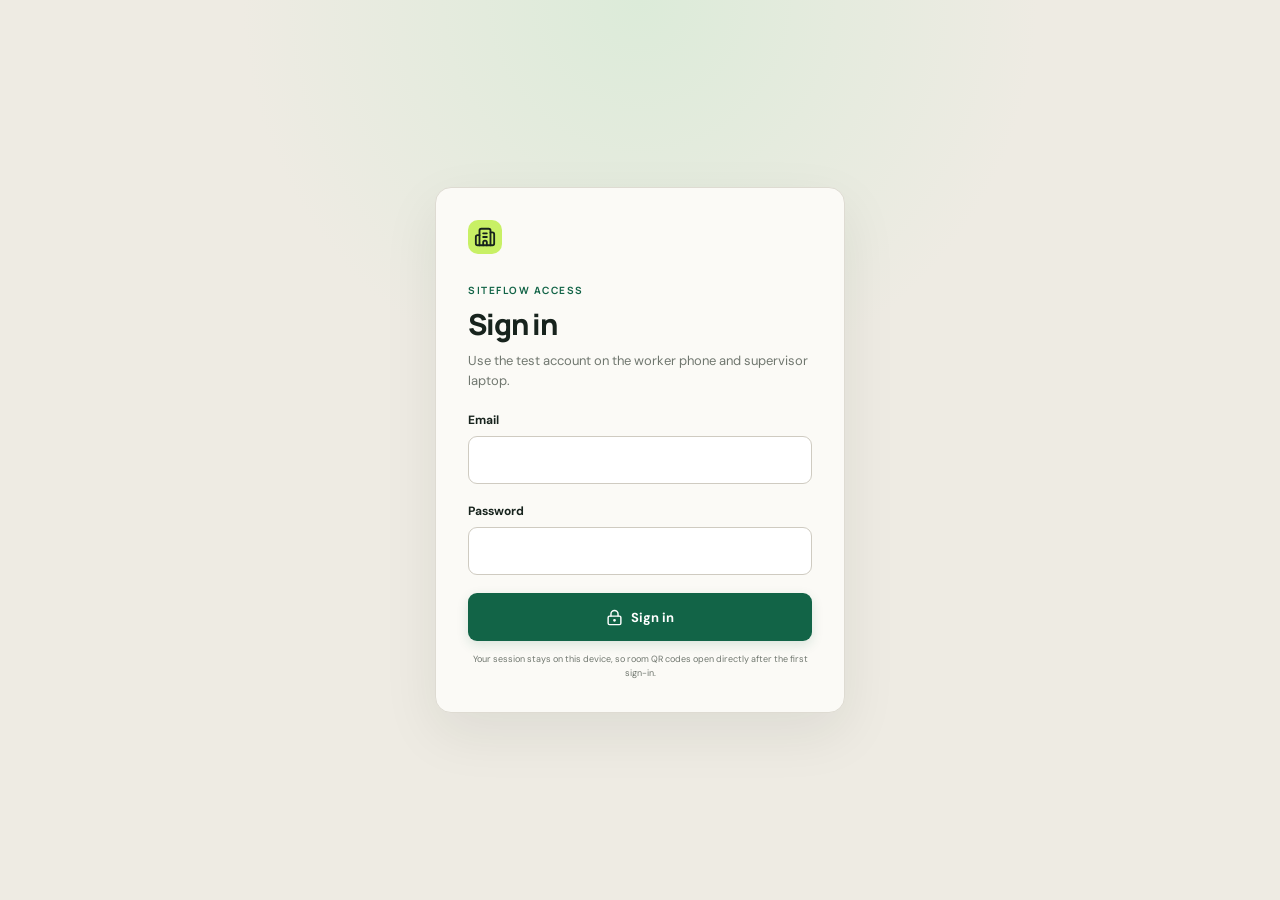
<file: AI_Progress_Tracking/index.html>
<!doctype html>
<html lang="en">
  <head>
    <meta charset="UTF-8" />
    <meta name="viewport" content="width=device-width, initial-scale=1.0" />
    <meta name="theme-color" content="#f4f1ea" />
    <title>SiteFlow — Construction Progress</title>
    <script>if (location.hash.startsWith('#/upload')) document.documentElement.classList.add('qr-upload-boot');</script>
    <style>
      .qr-boot { display:none; }
      .qr-upload-boot .qr-boot { min-height:100vh; display:grid; place-content:center; justify-items:center; gap:10px; padding:24px; box-sizing:border-box; background:#f4f1ea; color:#17231d; font-family:system-ui,sans-serif; text-align:center; }
      .qr-upload-boot .qr-boot-mark { width:48px; height:48px; display:grid; place-items:center; border-radius:13px; background:#126447; color:white; font-size:22px; font-weight:800; }
      .qr-upload-boot .qr-boot strong { font-size:18px; }
      .qr-upload-boot .qr-boot span { color:#69736d; font-size:13px; }
      .qr-upload-boot .qr-boot i { width:28px; height:28px; margin-top:8px; border:3px solid #12644733; border-top-color:#126447; border-radius:50%; animation:qr-spin .8s linear infinite; }
      @keyframes qr-spin { to { transform:rotate(360deg); } }
    </style>
    <script type="module" crossorigin src="/AI_Progress_Tracking/assets/index-BFmZ_I0U.js"></script>
    <link rel="modulepreload" crossorigin href="/AI_Progress_Tracking/assets/rolldown-runtime-W7wSyTde.js">
    <link rel="modulepreload" crossorigin href="/AI_Progress_Tracking/assets/jsx-runtime-DKzPl2sw.js">
    <link rel="modulepreload" crossorigin href="/AI_Progress_Tracking/assets/constructionStages-jiiSnzT4.js">
    <link rel="stylesheet" crossorigin href="/AI_Progress_Tracking/assets/index-D_pZ5ef0.css">
  </head>
  <body>
    <div id="root"><div class="qr-boot"><div class="qr-boot-mark">M66</div><strong>Opening room upload</strong><span>Your QR location is already saved.</span><i></i></div></div>
  </body>
</html>
</file>
<file: AI_Progress_Tracking/assets/index-D_pZ5ef0.css>
@import "https://fonts.googleapis.com/css2?family=DM+Sans:wght@400;500;600;700&family=Manrope:wght@600;700;800&display=swap";.sidebar nav.site-navigation{scrollbar-width:thin;scrollbar-color:#536358 transparent;gap:18px;min-height:0;margin-top:28px;padding-bottom:16px;display:grid;overflow-y:auto}.site-nav-group{align-content:start;gap:3px;min-width:0;display:grid}.site-nav-group h2{letter-spacing:.1em;text-transform:uppercase;color:#8fa398;margin:0 12px 5px;font-size:10px;font-weight:650;line-height:1.5}.sidebar nav.site-navigation button{gap:10px;min-height:40px;padding:10px 12px;font-size:13px;line-height:1.4}.site-navigation button svg{flex-shrink:0}.site-navigation button:focus-visible,.site-nav-toggle:focus-visible{outline-offset:-2px;outline:2px solid #b3d9c4}.sidebar .sidebar-bottom{flex-shrink:0;padding-top:12px}.site-nav-toggle{display:none}@media (width>=641px) and (width<=900px){.sidebar nav.site-navigation{gap:16px;margin-top:26px;overflow-x:hidden}.site-nav-group{border-top:1px solid #ffffff20;padding-top:10px}.site-nav-group:first-child{border-top:0;padding-top:0}.site-nav-group h2,.sidebar nav.site-navigation button span{clip-path:inset(50%);white-space:nowrap;width:1px;height:1px;margin:-1px;padding:0;position:absolute;overflow:hidden}.sidebar nav.site-navigation button{padding:10px 5px}}@media (width<=640px){.app-shell>.sidebar{flex-wrap:wrap;align-items:center;gap:0;height:auto;min-height:62px}.site-nav-toggle{color:#f2f7f4;background:0 0;border:1px solid #ffffff30;border-radius:8px;align-items:center;gap:7px;min-height:42px;margin-left:auto;padding:9px 12px;font-size:14px;display:flex}.sidebar nav.site-navigation{scrollbar-width:thin;flex-basis:100%;grid-template-columns:repeat(2,minmax(0,1fr));gap:18px 8px;max-height:70vh;margin:14px 0 0;padding:4px 0 12px;display:none;overflow-y:auto}.sidebar nav.site-navigation.is-open{display:grid}.site-nav-group h2{margin-left:9px;font-size:10px}.sidebar nav.site-navigation button{justify-content:flex-start;gap:8px;min-height:44px;padding:9px;font-size:13px}.sidebar nav.site-navigation button span{white-space:normal;text-align:left;font-size:13px}}@media print{.site-navigation,.site-nav-toggle{display:none!important}}.finish-page .finish-button{border-radius:16px;min-height:76px;margin:20px 0;font-size:19px}.finish-date{background:#f0f5ef;border-radius:12px;gap:6px;margin:22px 0;padding:18px;display:grid}.finish-date strong{font-size:22px}.finish-date span,.finish-note{color:#65746b;font-size:13px;line-height:1.6}.finish-confirmation{color:#245d3b;background:#e6f6e9;border-radius:14px;gap:9px;margin:20px 0;padding:22px;display:grid}.finish-confirmation strong{font-size:36px}.finish-error{color:#9d392b;background:#fff0eb;border-radius:10px;padding:14px;line-height:1.6}.finish-worker{border-top:1px solid #e0e7df;padding:18px 0}.finish-worker>input{width:100%;margin:10px 0;font-size:14px}.finish-times{gap:8px;display:grid}.finish-times>div{background:#eff6ef;border-radius:10px;justify-content:space-between;align-items:center;gap:16px;padding:15px;display:flex}.finish-times small{color:#607568;margin-top:5px;display:block}.finish-times time{white-space:nowrap;font-weight:700}.team-month .finish-day-count{color:#267143;font-weight:650}@media (width<=500px){.finish-times>div{flex-direction:column;align-items:flex-start;gap:8px}.finish-worker .team-actions{flex-wrap:wrap}.finish-page h1{font-size:30px}}:root{color:#17231d;font-synthesis:none;--ink:#17231d;--green:#126447;--lime:#c8f065;--paper:#fbfaf6;--line:#dedbd2;--muted:#70776f;background:#f4f1ea;font-family:DM Sans,sans-serif}*{box-sizing:border-box}body{min-width:320px;min-height:100vh;margin:0}button,select,input{font:inherit}button{cursor:pointer}.auth-page{background:radial-gradient(circle at 50% 0,#dcebd9 0,#0000 36%),#eeebe3;place-items:center;min-height:100vh;padding:24px;display:grid}.auth-card{background:var(--paper);border:1px solid var(--line);border-radius:16px;width:min(410px,100%);padding:32px;box-shadow:0 20px 55px #17231d14}.auth-card>.brand-mark{margin-bottom:24px}.auth-card h1{letter-spacing:-.04em;margin:5px 0 7px;font:800 29px Manrope}.auth-card>p{color:var(--muted);margin:0 0 22px;font-size:13px;line-height:1.5}.auth-card input{background:#fff;border:1px solid #cfcbc1;border-radius:9px;outline:none;width:100%;height:48px;padding:0 12px}.auth-card input:focus{border-color:var(--green);box-shadow:0 0 0 3px #12644712}.auth-card .upload-error{margin:14px 0 0}.auth-submit{min-height:48px;margin-top:18px}.auth-card>small{color:var(--muted);text-align:center;margin-top:12px;font-size:9px;line-height:1.5;display:block}.auth-loading{justify-content:center;align-items:center;gap:10px;width:auto;padding:22px 28px;display:flex}.sign-out{color:#9da8a1;background:0 0;border:0;align-items:center;gap:7px;padding:4px 10px;font-size:11px;display:flex}.sign-out:hover{color:#fff}.app-shell{grid-template-columns:236px 1fr;min-height:100vh;display:grid}.sidebar{background:var(--ink);color:#fff;flex-direction:column;width:236px;height:100vh;padding:28px 20px 22px;display:flex;position:fixed}.brand{color:inherit;background:0 0;border:0;align-items:center;gap:10px;padding:0 8px;font:800 20px Manrope;display:flex}.brand-mark{width:34px;height:34px;color:var(--ink);background:var(--lime);border-radius:10px;place-items:center;display:grid}.sidebar nav{gap:8px;margin-top:48px;display:grid}.sidebar nav button{color:#aeb8b2;text-align:left;background:0 0;border:0;border-radius:10px;align-items:center;gap:12px;padding:12px 13px;display:flex}.sidebar nav button.active,.sidebar nav button:hover{color:#fff;background:#29372f}.sidebar-bottom{gap:14px;margin-top:auto;display:grid}.project-chip{border-top:1px solid #344138;align-items:center;gap:10px;padding:14px 10px;display:flex}.project-chip>span{background:#425249;border-radius:8px;place-items:center;width:34px;height:34px;font-size:12px;font-weight:700;display:grid}.project-chip div{gap:2px;display:grid}.project-chip strong{font-size:13px}.project-chip small{color:#9da8a1;font-size:11px}.placeholder{color:#8d9891;border:1px dashed #46534b;border-radius:9px;gap:3px;padding:12px;font-size:12px;display:grid}.placeholder small{text-transform:uppercase;letter-spacing:.08em;font-size:10px}.app-shell main{grid-column:2;min-width:0}.topbar,.review-header{background:var(--paper);border-bottom:1px solid var(--line);justify-content:space-between;align-items:center;padding:36px 48px 28px;display:flex}.topbar h1,.review-header h1,.worker-page h1{letter-spacing:-.04em;margin:5px 0 6px;font:800 30px/1.2 Manrope}.topbar p,.review-header p,.worker-page>p{color:var(--muted);margin:0;font-size:14px}.eyebrow{color:var(--green);letter-spacing:.15em;font:700 10px Manrope}.primary,.secondary{border:0;border-radius:9px;justify-content:center;align-items:center;gap:8px;padding:11px 16px;font-size:13px;font-weight:700;display:inline-flex}.primary{background:var(--green);color:#fff;box-shadow:0 4px 12px #12644725}.primary:hover{background:#0d543b}.primary:disabled{opacity:.55;cursor:not-allowed}.secondary{color:var(--ink);border:1px solid var(--line);background:#fff;text-decoration:none}.header-actions{align-items:center;gap:9px;display:flex}.content{max-width:1380px;margin:0 auto;padding:30px 48px 48px}.privacy-content{gap:16px;max-width:1120px;display:grid}.privacy-review-badge{min-width:185px;color:var(--green);background:#e5efe7;border:1px solid #c8ddce;border-radius:10px;align-items:center;gap:10px;padding:11px 13px;display:flex}.privacy-review-badge>span{gap:2px;display:grid}.privacy-review-badge small{letter-spacing:.1em;font:700 7px Manrope}.privacy-review-badge strong{color:var(--ink);font-size:11px}.privacy-hero{color:#fff;background:linear-gradient(125deg,#102b22,#126447);border-radius:15px;grid-template-columns:auto minmax(0,1fr) auto;align-items:center;gap:22px;min-height:220px;padding:30px;display:grid;position:relative;overflow:hidden}.privacy-hero:after{content:"";border:44px solid #ffffff0b;border-radius:50%;width:250px;height:250px;position:absolute;top:-150px;right:-80px}.privacy-hero>*{z-index:1;position:relative}.privacy-hero-icon{width:54px;height:54px;color:var(--ink);background:var(--lime);border-radius:14px;place-items:center;display:grid}.privacy-hero .eyebrow{color:var(--lime)}.privacy-hero h2{letter-spacing:-.035em;margin:7px 0 8px;font:800 26px/1.2 Manrope}.privacy-hero p{color:#ccdad2;max-width:650px;margin:0;font-size:12px;line-height:1.65}.privacy-hero dl{border-left:1px solid #ffffff24;gap:14px;min-width:195px;margin:0;padding:3px 0 3px 22px;display:grid}.privacy-hero dl>div{gap:3px;display:grid}.privacy-hero dt{color:#aebfb6;text-transform:uppercase;letter-spacing:.08em;font-size:8px}.privacy-hero dd{margin:0;font-size:11px;font-weight:700}.privacy-panel{background:var(--paper);border:1px solid var(--line);border-radius:13px;padding:23px}.privacy-section-heading{align-items:flex-start;gap:11px;margin-bottom:17px;display:flex}.privacy-section-heading>span{width:36px;height:36px;color:var(--green);background:#e3efe7;border-radius:9px;flex:none;place-items:center;display:grid}.privacy-section-heading h2{margin:0 0 3px;font:700 17px Manrope}.privacy-section-heading p{color:var(--muted);margin:0;font-size:10px;line-height:1.45}.retention-list{grid-template-columns:1fr 1fr;gap:8px;display:grid}.retention-list article{background:#f4f2ec;border:1px solid #e2ded5;border-radius:9px;grid-template-columns:28px 1fr;align-items:start;gap:10px;min-height:102px;padding:14px;display:grid}.retention-list article:last-child{grid-column:1/-1;min-height:82px}.retention-list article>span{width:26px;height:26px;color:var(--green);background:#dcebe1;border-radius:50%;place-items:center;font-size:9px;font-weight:700;display:grid}.retention-list h3{margin:1px 0 5px;font:700 11px Manrope}.retention-list p,.privacy-deletion>p,.privacy-enforcement>p{color:#5f6963;margin:0;font-size:10px;line-height:1.65}.privacy-columns{grid-template-columns:1fr 1fr;gap:16px;display:grid}.privacy-columns .privacy-panel{min-height:190px}.privacy-enforcement strong{color:var(--green)}.privacy-implementation{background:#fffaf0;border-color:#dfc88b}.privacy-implementation .privacy-section-heading>span{color:#8b670c;background:#f5e7b9}.privacy-implementation ul{grid-template-columns:1fr 1fr;gap:8px 18px;margin:0;padding:0;list-style:none;display:grid}.privacy-implementation li{grid-template-columns:8px 1fr;align-items:start;gap:8px;display:grid}.privacy-implementation li>span{background:#b58512;border-radius:50%;width:6px;height:6px;margin-top:6px}.privacy-implementation li p{color:#675c40;margin:0;font-size:10px;line-height:1.5}.privacy-sources{color:#536159;background:#e8ede8;border-radius:11px;justify-content:space-between;align-items:center;gap:18px;padding:17px 20px;display:flex}.privacy-sources>div{align-items:center;gap:10px;display:flex}.privacy-sources>div>svg{color:var(--green)}.privacy-sources>div>span{gap:2px;display:grid}.privacy-sources strong{color:var(--ink);font-size:10px}.privacy-sources small{font-size:8px}.privacy-sources nav{flex-wrap:wrap;justify-content:flex-end;gap:7px;display:flex}.privacy-sources a{color:var(--green);background:#fff;border:1px solid #d4ddd6;border-radius:7px;align-items:center;gap:5px;padding:7px 9px;font-size:8px;font-weight:700;text-decoration:none;display:inline-flex}.privacy-sources a:hover{border-color:#9db9a7}.site-footer{color:#838b85;letter-spacing:.02em;justify-content:center;align-items:center;gap:6px;min-height:70px;padding:22px 24px;font-size:9px;display:flex}.site-footer svg{color:#c65a53;flex:none}.sync-error,.upload-error{color:#873f31;background:#fff4ed;border:1px solid #d9aa96;border-radius:10px;gap:3px;margin-bottom:16px;padding:12px 14px;display:grid}.sync-error strong,.upload-error strong{font-size:12px}.sync-error span,.upload-error span{font-size:10px}.project-hero{background:var(--green);color:#fff;border-radius:15px;justify-content:space-between;align-items:flex-end;padding:25px 28px;display:flex;position:relative;overflow:hidden}.project-hero:after{content:"";border:52px solid #ffffff0d;border-radius:50%;width:260px;height:260px;position:absolute;top:-130px;right:-90px}.status-dot{color:var(--lime);letter-spacing:.13em;font:700 10px Manrope}.status-dot:before{content:"";background:var(--lime);border-radius:50%;width:6px;height:6px;margin-right:7px;display:inline-block}.project-hero h2{margin:9px 0 5px;font:700 25px Manrope}.project-hero h2 span{color:#bcd1c6;font-weight:500}.project-hero p{color:#c8d7cf;align-items:center;gap:6px;margin:0;font-size:12px;display:flex}.overall-progress{z-index:1;width:230px}.overall-progress>div:first-child{justify-content:space-between;align-items:baseline;margin-bottom:9px;display:flex}.overall-progress strong{font:700 24px Manrope}.overall-progress span{color:#c8d7cf;font-size:11px}.progress-track,.mini-progress{background:#ffffff25;border-radius:99px;height:7px;overflow:hidden}.progress-track i,.mini-progress i{background:var(--lime);border-radius:99px;height:100%;transition:width .4s;display:block}.project-summary-content{gap:16px;display:grid}.summary-loading{min-height:260px;color:var(--muted);background:var(--paper);border:1px solid var(--line);border-radius:14px;justify-content:center;align-items:center;gap:10px;font-size:12px;display:flex}.project-summary-hero{color:#fff;background:linear-gradient(125deg,#102b22 0%,#126447 68%,#197454 100%);border-radius:16px;grid-template-columns:minmax(280px,.82fr) minmax(480px,1.18fr);align-items:center;gap:38px;min-height:390px;padding:34px;display:grid;position:relative;overflow:hidden}.project-summary-hero:after{content:"";border:58px solid #ffffff0b;border-radius:50%;width:320px;height:320px;position:absolute;top:-190px;right:-120px}.summary-hero-copy,.building-render{z-index:1;position:relative}.summary-hero-copy h2{letter-spacing:-.04em;margin:10px 0 11px;font:800 31px/1.15 Manrope}.summary-hero-copy>p{color:#d1ded7;max-width:720px;margin:0;font-size:13px;line-height:1.65}.summary-hero-meta{flex-wrap:wrap;gap:9px 20px;margin-top:20px;display:flex}.summary-hero-meta span{color:#bcd1c6;align-items:center;gap:7px;font-size:10px;font-weight:600;display:flex}.building-render{min-width:0;color:var(--ink);-webkit-backdrop-filter:blur(12px);backdrop-filter:blur(12px);background:#f8f6efed;border:1px solid #ffffff6b;border-radius:16px;padding:14px;box-shadow:0 24px 60px #081d1670}.building-render-heading{justify-content:space-between;align-items:center;gap:14px;padding:0 3px 11px;display:flex}.building-render-heading>div{gap:2px;display:grid}.building-render-heading span{color:var(--green);letter-spacing:.13em;font:700 7px Manrope}.building-render-heading strong{font-size:10px}.building-render-heading>b{color:var(--green);font:700 13px Manrope}.building-scene{background:linear-gradient(#dbece7 0 61%,#c9d8c8 61% 64%,#b9b3a4 64% 100%);border:1px solid #d4d8cf;border-radius:11px;align-items:end;min-height:250px;padding:40px 18px 15px;display:grid;position:relative;overflow:hidden}.building-scene:after{content:"";background:#fff8;height:1px;position:absolute;bottom:34%;left:0;right:0;box-shadow:0 10px 20px #fff7}.building-sun{background:#fff8c5;border-radius:50%;width:42px;height:42px;animation:4s ease-in-out infinite building-sun-pulse;position:absolute;top:20px;right:24px;box-shadow:0 0 0 9px #fff8c52b,0 0 32px #fff4a1}.building-cloud{opacity:.72;background:#ffffffa8;border-radius:99px;width:51px;height:11px;position:absolute;top:36px;box-shadow:14px -5px 0 -1px #ffffffa8,29px 1px 0 -2px #ffffffa8}.cloud-one{animation:8s ease-in-out infinite alternate building-cloud-drift;left:20px}.cloud-two{opacity:.45;animation:11s ease-in-out 1.3s infinite alternate-reverse building-cloud-drift;top:21px;left:47%;transform:scale(.7)}.building-shell{z-index:1;filter:drop-shadow(14px 18px 12px #46554b38);transform-origin:bottom;width:min(100%,560px);margin:0 auto;animation:5s ease-in-out 1.4s infinite building-breathe;position:relative}.building-roof{color:#e8f1ec;clip-path:polygon(3% 0,97% 0,100% 100%,0 100%);background:#233a31;border-radius:4px 4px 0 0;justify-content:center;align-items:center;height:25px;display:flex}.building-roof span{letter-spacing:.24em;font:700 7px Manrope}.building-floors{background:#c9c4b6;border-left:4px solid #a7a294;border-right:4px solid #eeeadd;padding:5px 6px 3px}.building-floor{opacity:0;animation:.66s cubic-bezier(.2,.85,.25,1) forwards building-floor-arrive;animation-delay:calc(.12s + (var(--floor-order) * .13s));background:#e9e5da;border-bottom:2px solid #b8b2a4;grid-template-columns:48px 1fr;align-items:stretch;gap:6px;padding:5px 6px;display:grid;transform:translateY(18px)scale(.98)}.building-floor:last-child{border-bottom:0}.building-floor-label{border-right:1px solid #c8c2b5;place-content:center;justify-items:start;padding-left:3px;display:grid}.building-floor-label span{color:#646b65;text-transform:uppercase;letter-spacing:.06em;font-size:7px}.building-floor-label b{color:var(--green);font:700 11px Manrope}.building-units{grid-template-columns:repeat(6,minmax(0,1fr));gap:5px;display:grid}.building-unit{color:#2b3731;background:linear-gradient(to top,#c8f065 0 var(--unit-progress),#f6f4ed var(--unit-progress) 100%);opacity:0;min-width:0;min-height:54px;animation:.42s forwards building-unit-wake;animation-delay:calc(.47s + (var(--floor-order) * .12s) + (var(--unit-order) * 45ms));border:1px solid #bbb5a8;border-radius:3px;place-content:center;justify-items:center;gap:2px;padding:5px 2px 4px;transition:transform .18s,box-shadow .18s,border-color .18s;display:grid;position:relative;overflow:hidden;box-shadow:inset 0 1px #fff}.building-unit:hover,.building-unit:focus-visible{z-index:2;border-color:var(--green);outline:none;transform:translateY(-3px)scale(1.04);box-shadow:0 7px 14px #213c3040,inset 0 1px #fff}.building-unit.has-progress .building-windows i{background:#fffbd5;box-shadow:0 0 7px #e5f587}.building-windows{gap:3px;display:flex}.building-windows i{background:#89a59a;border:2px solid #617c70;width:9px;height:9px;transition:all .25s;display:block}.building-unit>span:nth-child(2){color:#445049;white-space:nowrap;text-overflow:ellipsis;max-width:100%;font-size:6px;overflow:hidden}.building-unit>b{font:700 8px Manrope}.building-entry{background:#d6d1c4;border-left:4px solid #a7a294;border-right:4px solid #eeeadd;grid-template-columns:1fr 40px 1fr;align-items:end;gap:5px;height:21px;padding:0 20%;display:grid}.building-entry span{border-top:4px solid #8f968d;height:11px}.building-entry strong{color:#d9e4dd;letter-spacing:.08em;background:#315a47;place-items:center;height:19px;font:700 6px Manrope;display:grid}.building-base{background:#8c8b82;border-radius:1px 1px 4px 4px;height:8px;margin:0 -8px;box-shadow:0 5px #73746d}.building-legend{color:#70776f;align-items:center;gap:13px;padding:10px 3px 0;font-size:7px;display:flex}.building-legend span{white-space:nowrap;align-items:center;gap:4px;display:flex}.building-legend i{background:#f3f1e8;border:1px solid #bbb5a8;border-radius:2px;width:8px;height:8px;display:block}.building-legend i.progress-color{background:var(--lime);border-color:#9fbd54}.building-legend small{color:var(--green);margin-left:auto;font-size:7px;font-weight:700}@keyframes building-floor-arrive{to{opacity:1;transform:translateY(0)scale(1)}}@keyframes building-unit-wake{0%{opacity:0;filter:brightness(.7)}to{opacity:1;filter:brightness()}}@keyframes building-breathe{0%,to{transform:perspective(900px)rotateX(1deg)rotateY(-1.5deg)translateY(0)}50%{transform:perspective(900px)rotateX(1deg)rotateY(-1.5deg)translateY(-2px)}}@keyframes building-cloud-drift{0%{translate:-7px}to{translate:11px}}@keyframes building-sun-pulse{50%{box-shadow:0 0 0 13px #fff8c51c,0 0 42px #fff4a1}}.summary-facts{background:var(--paper);border:1px solid var(--line);border-radius:13px;grid-template-columns:repeat(4,1fr);display:grid;overflow:hidden}.summary-facts article{border-right:1px solid var(--line);align-content:center;gap:4px;min-height:108px;padding:19px 21px;display:grid}.summary-facts article:last-child{border:0}.summary-facts span,.financial-summary-grid span{color:var(--muted);font-size:9px}.summary-facts strong{letter-spacing:-.03em;font:700 21px Manrope}.summary-facts small,.financial-summary-grid small{color:#929891;font-size:8px}.summary-columns{grid-template-columns:1.1fr .9fr;gap:16px;display:grid}.summary-columns.summary-columns-single{grid-template-columns:1fr}.summary-panel{background:var(--paper);border:1px solid var(--line);border-radius:13px;padding:22px}.summary-panel-heading{border-bottom:1px solid var(--line);justify-content:space-between;align-items:flex-start;gap:16px;min-height:47px;padding-bottom:14px;display:flex}.summary-panel-heading>svg{color:var(--green)}.summary-panel-heading h3{margin:3px 0 0;font:700 18px Manrope}.summary-panel-heading p{color:var(--muted);margin:4px 0 0;font-size:10px}.unit-mix-list{display:grid}.unit-mix-list article{border-bottom:1px solid var(--line);grid-template-columns:78px 1fr;align-items:center;gap:13px;min-height:72px;padding:12px 2px;display:grid}.unit-mix-list article:last-child{border:0}.unit-mix-list article>strong{color:var(--green);font:700 14px Manrope}.unit-mix-list article>div{gap:3px;display:grid}.unit-mix-list b{font-size:11px}.unit-mix-list span{color:var(--muted);font-size:8px}.summary-progress-list{grid-template-columns:1fr 1fr;display:grid}.summary-progress-list>div{border-right:1px solid var(--line);border-bottom:1px solid var(--line);align-content:center;gap:5px;min-height:82px;padding:14px;display:grid}.summary-progress-list>div:nth-child(2n){border-right:0}.summary-progress-list>div:nth-last-child(-n+2){border-bottom:0}.summary-progress-list span{color:var(--muted);font-size:8px}.summary-progress-list strong{color:var(--green);font:700 21px Manrope}.summary-progress-list .summary-latest{color:var(--ink);font:700 10px/1.4 DM Sans}.financial-summary-panel{margin-bottom:16px}.financial-section-heading{align-items:baseline;gap:10px;margin-top:17px;display:flex}.financial-section-heading>span{color:var(--green);letter-spacing:.13em;font:700 9px Manrope}.financial-section-heading>p{color:var(--muted);margin:0;font-size:9px}.financial-section-heading.cashflow-heading{border-top:1px solid var(--line);margin-top:22px;padding-top:18px}.cashflow-legend{color:var(--muted);flex-wrap:wrap;gap:12px;margin-top:10px;font-size:8px;font-weight:700;display:flex}.cashflow-legend span{align-items:center;gap:5px;display:flex}.cashflow-legend i{background:currentColor;border-radius:50%;width:8px;height:8px}.cashflow-legend .income{color:#1b6685}.cashflow-legend .expense{color:#a34a3c}.cashflow-legend .profit{color:#126447}.financial-summary-grid{gap:9px;margin-top:9px;display:grid}.financial-summary-grid.equity-grid,.financial-summary-grid.cashflow-grid{grid-template-columns:repeat(5,minmax(0,1fr))}.financial-summary-grid article{background:#f3f1eb;border:1px solid #e4e0d7;border-radius:10px;align-content:center;gap:5px;min-height:105px;padding:16px;display:grid}.financial-summary-grid article.highlight{color:#fff;background:var(--green);border-color:var(--green)}.financial-summary-grid article.highlight span,.financial-summary-grid article.highlight small{color:#c9dacf}.financial-summary-grid article.financial-income{background:#edf5f8;border-color:#cbdfe7}.financial-summary-grid article.financial-income strong{color:#155f7d}.financial-summary-grid article.financial-expense{background:#fbefec;border-color:#e8c9c2}.financial-summary-grid article.financial-expense strong{color:#9e3d2e}.financial-summary-grid article.financial-profit{color:#fff;background:#126447;border-color:#126447}.financial-summary-grid article.financial-profit span,.financial-summary-grid article.financial-profit small{color:#c9dacf}.financial-summary-grid article.financial-locked{color:#747c77;background:repeating-linear-gradient(135deg,#f0eee8,#f0eee8 8px,#eae7df 8px 16px);border-color:#d7d3ca;position:relative}.financial-summary-grid article.financial-locked strong{color:#59635d;letter-spacing:0;align-items:center;gap:6px;font-size:16px;display:flex}.financial-summary-grid article.financial-locked span,.financial-summary-grid article.financial-locked small{color:#737b76}.financial-summary-grid article.financial-locked.financial-income,.financial-summary-grid article.financial-locked.financial-expense{background:repeating-linear-gradient(135deg,#f0eee8,#f0eee8 8px,#eae7df 8px 16px);border-color:#d7d3ca}.financial-summary-grid article.financial-locked.financial-income strong,.financial-summary-grid article.financial-locked.financial-expense strong{color:#59635d}.financial-summary-grid strong{letter-spacing:-.04em;font:700 23px Manrope}.summary-cashflow-note{color:#5e645f;background:#eef1ec;border:1px solid #d9dfd8;border-radius:9px;align-items:flex-start;gap:8px;margin-top:10px;padding:10px 12px;display:flex}.summary-cashflow-note svg{color:#647c69;flex:none;margin-top:1px}.summary-cashflow-note p{margin:0;font-size:8px;line-height:1.55}.summary-budget-note{color:#765517;background:#fff6dc;border:1px solid #ebd9a5;border-radius:10px;grid-template-columns:24px 1fr;gap:10px;margin-top:13px;padding:14px 16px;display:grid}.summary-budget-note>svg{color:#a47813;margin-top:1px}.summary-budget-note strong{font-size:10px}.summary-budget-note p{color:#75694d;margin:3px 0 0;font-size:9px;line-height:1.55}.summary-source{color:var(--muted);align-items:flex-start;gap:7px;margin-top:12px;font-size:8px;line-height:1.5;display:flex}.summary-source svg{flex:none;margin-top:1px}.section-heading{align-items:center;gap:10px;margin:31px 0 15px;display:flex}.section-heading>div{flex:1}.section-heading h3{margin:0 0 3px;font:700 18px Manrope}.section-heading p{color:var(--muted);margin:0;font-size:12px}.count-badge{background:#e3dfd5;border-radius:50%;place-items:center;width:24px;height:24px;font-size:12px;font-weight:700;display:grid}.review-list{gap:10px;display:grid}.pending-card{background:var(--paper);border:1px solid var(--line);cursor:pointer;border-radius:12px;align-items:center;gap:15px;padding:12px;transition:all .18s;display:flex}.pending-card:hover{border-color:#c6c3ba;transform:translateY(-1px);box-shadow:0 8px 25px #27342d0d}.pending-card.is-analyzing{cursor:default;background:#f8f7f2}.pending-card.is-analyzing:hover{box-shadow:none;transform:none}.thumb{color:#6f7c75;background:#dfe4df;border-radius:8px;flex:none;place-items:center;width:94px;height:68px;display:grid;position:relative;overflow:hidden}.thumb video{object-fit:cover;width:100%;height:100%}.thumb span{width:29px;height:29px;color:var(--green);background:#ffffffdf;border-radius:50%;place-items:center;display:grid;position:absolute}.pending-main{flex:1;min-width:0}.pending-title{align-items:center;gap:10px;display:flex}.pending-title h4{margin:0;font:700 15px Manrope}.pending-title span{color:var(--muted);align-items:center;gap:4px;font-size:11px;display:flex}.pending-main>p{color:var(--muted);white-space:nowrap;text-overflow:ellipsis;margin:5px 0 9px;font-size:12px;overflow:hidden}.ai-line{color:var(--green);align-items:center;gap:5px;font-size:11px;display:flex}.ai-line span{color:#8a8f89;border-left:1px solid var(--line);margin-left:6px;padding-left:10px}.ai-line.processing{color:#66736c}.ai-line.processing .dark-spinner{border-left-color:#d0d5d1;border-top-color:var(--green);margin:0;padding:0}.processing-badge{color:#7b6740;letter-spacing:.06em;background:#efe6cf;border-radius:99px;padding:6px 9px;font-size:8px;font-weight:700}.round-button{border:1px solid var(--line);background:#fff;border-radius:50%;place-items:center;width:36px;height:36px;display:grid}.empty-state{background:var(--paper);text-align:center;border:1px dashed #cec9bd;border-radius:12px;padding:28px}.empty-state>span{color:var(--green)}.empty-state h4{margin:8px 0 3px;font:700 15px Manrope}.empty-state p{color:var(--muted);margin:0 0 14px;font-size:12px}.approved-heading{margin-top:34px}.approved-count{color:var(--green);background:#dceee3}.approved-section{grid-template-columns:210px 1fr;align-items:start;gap:12px;display:grid}.approval-stats{background:var(--ink);color:#fff;border-radius:12px;gap:17px;padding:19px;display:grid;position:sticky;top:18px}.approval-stats>div{border-bottom:1px solid #ffffff18;gap:4px;padding-bottom:15px;display:grid}.approval-stats>div:last-child{border:0;padding:0}.approval-stats span{color:#aab5ae;text-transform:uppercase;letter-spacing:.08em;font-size:9px}.approval-stats strong{font:700 24px Manrope}.approval-stats strong small{color:#8f9a94;font-size:13px}.approval-stats .latest-approval{color:#e8ede9;font-size:12px;line-height:1.45}.approved-list{gap:9px;display:grid}.approved-card{appearance:none;border:1px solid var(--line);background:var(--paper);width:100%;color:var(--ink);text-align:left;border-radius:12px;grid-template-columns:38px 1fr auto;align-items:start;gap:13px;padding:15px;display:grid}.approved-card:hover{border-color:#a8b9ad;transform:translateY(-1px);box-shadow:0 7px 22px #17231d0b}.approved-check{width:36px;height:36px;color:var(--green);background:#dceee3;border-radius:50%;place-items:center;display:grid}.approved-main{min-width:0}.approved-title{justify-content:space-between;align-items:flex-start;gap:12px;display:flex}.approved-title>div{gap:3px;display:grid}.approved-title strong{font:700 13px Manrope}.approved-title>div>span{color:var(--muted);font-size:9px}.approved-main>p{color:#58635c;margin:9px 0;font-size:11px;line-height:1.45}.approved-evidence{flex-wrap:wrap;align-items:center;gap:6px;display:flex}.approved-evidence>span{color:#6f7872;background:#efede7;border-radius:5px;align-items:center;gap:4px;padding:5px 7px;font-size:8px;display:flex}.approved-evidence>span:first-child{color:var(--green);background:#e4efe7}.approved-evidence svg{color:var(--green)}.approved-open{color:var(--green);white-space:nowrap;align-self:center;align-items:center;gap:3px;font-size:9px;font-weight:700;display:flex}.approved-empty{margin-bottom:0}.rooms-heading{margin-top:34px}.text-button{color:var(--green);background:0 0;border:0;justify-content:center;align-items:center;gap:6px;font-size:12px;font-weight:700;display:flex}.floor-tabs{gap:8px;margin-bottom:14px;display:flex}.floor-tabs button{border:1px solid var(--line);background:var(--paper);color:var(--muted);border-radius:8px;padding:9px 14px;font-size:11px;font-weight:700}.floor-tabs button.active{background:var(--ink);color:#fff;border-color:var(--ink)}.unit-grid{grid-template-columns:repeat(3,1fr);gap:10px;display:grid}.unit-card{appearance:none;text-align:left;border:1px solid var(--line);background:var(--paper);color:var(--ink);border-radius:11px;grid-template-columns:1fr auto;gap:9px 12px;padding:15px;display:grid}.unit-card:hover{border-color:#aebbb3}.unit-card.selected{border-color:var(--green);box-shadow:inset 0 0 0 1px var(--green)}.unit-card>span{gap:2px;display:grid}.unit-card>span b{font:700 14px Manrope}.unit-card>span small{color:var(--muted);font-size:9px}.unit-card>strong{color:var(--green);font:700 16px Manrope}.unit-card>i{background:#e6e4dd;border-radius:99px;grid-column:1/-1;height:4px;overflow:hidden}.unit-card>i b{background:var(--green);border-radius:99px;height:100%;display:block}.unit-card>em{color:var(--muted);grid-column:1/-1;justify-content:space-between;align-items:center;font-size:9px;font-style:normal;display:flex}.unit-card-link:hover{transform:translateY(-1px);box-shadow:0 7px 20px #17231d0a}.room-detail-heading{padding-top:7px}.room-detail-heading .secondary{white-space:nowrap}.room-grid{grid-template-columns:repeat(3,1fr);gap:12px;display:grid}.room-card{appearance:none;text-align:left;width:100%;color:var(--ink);background:var(--paper);border:1px solid var(--line);border-radius:12px;padding:17px}.room-card:disabled{opacity:1}.room-card-linked{cursor:pointer}.room-card-linked:hover{border-color:#a8b9ad;box-shadow:0 7px 20px #17231d0a}.room-top{justify-content:space-between;align-items:center;display:flex}.room-monogram{width:34px;height:34px;color:var(--green);background:#e7ece6;border-radius:8px;place-items:center;font:700 11px Manrope;display:grid}.stage-pill,.pending-label{color:var(--green);background:#e2efe7;border-radius:99px;padding:5px 9px;font-size:10px;font-weight:700}.stage-pill.muted{color:#777d78;background:#ebe9e3}.room-card h4{margin:15px 0 12px;font:700 14px Manrope}.mini-progress{background:#e6e4dd;height:5px}.mini-progress i{background:var(--green)}.room-meta{color:var(--muted);justify-content:space-between;gap:12px;margin-top:8px;font-size:9px;display:flex}.room-meta span:last-child{text-align:right}.room-summary{border-top:1px solid var(--line);color:#657069;-webkit-line-clamp:2;-webkit-box-orient:vertical;margin:12px 0 0;padding-top:11px;font-size:9px;line-height:1.45;display:-webkit-box;overflow:hidden}.unit-library{max-width:1380px}.unit-summary,.investor-kpis{background:var(--ink);color:#fff;border-radius:13px;grid-template-columns:1.4fr repeat(3,1fr);display:grid;overflow:hidden}.unit-summary>div,.investor-kpis>div{border-right:1px solid #ffffff17;flex-direction:column;justify-content:center;min-height:104px;padding:20px;display:flex}.unit-summary>div:last-child,.investor-kpis>div:last-child{border:0}.unit-summary span,.investor-kpis span{color:#aab5ae;text-transform:uppercase;letter-spacing:.08em;font-size:9px}.unit-summary strong,.investor-kpis strong{margin-top:5px;font:700 25px Manrope}.unit-summary strong small,.investor-kpis strong small{color:#8f9a94;font-size:13px}.unit-summary .summary-date{color:#f0f3f1;font-size:12px;line-height:1.45}.unit-summary>div:first-child{grid-template-columns:1fr auto;align-content:center;gap:3px 12px;display:grid}.unit-summary>div:first-child strong{grid-area:1/2/3;font-size:30px}.unit-summary>div:first-child i{background:#ffffff20;border-radius:99px;grid-column:1/-1;height:6px;margin-top:10px;overflow:hidden}.unit-summary>div:first-child i b{background:var(--lime);border-radius:99px;height:100%;display:block}.room-history-list{gap:14px;display:grid}.room-history{background:var(--paper);border:1px solid var(--line);border-radius:13px;padding:18px}.room-history-header{align-items:center;gap:12px;display:flex}.room-history-header>div:nth-child(2){flex:1}.room-history-header h3{margin:0 0 3px;font:700 15px Manrope}.room-history-header p{color:var(--muted);margin:0;font-size:10px}.room-progress-value{align-items:center;gap:12px;display:flex}.room-progress-value>strong{color:var(--green);font:700 18px Manrope}.room-history-progress{background:#e6e4dd;border-radius:99px;height:4px;margin:13px 0 16px;overflow:hidden}.room-history-progress i{background:var(--green);border-radius:99px;height:100%;display:block}.room-no-footage{color:#899089;background:#f7f5ef;border:1px dashed #d2cec4;border-radius:9px;align-items:center;gap:11px;min-height:74px;padding:14px;display:flex}.room-no-footage>div{flex:1;gap:2px;display:grid}.room-no-footage strong{color:#59635d;font-size:11px}.room-no-footage span{font-size:9px}.footage-grid{grid-template-columns:repeat(2,minmax(0,1fr));gap:11px;display:grid}.footage-card{border:1px solid var(--line);background:#fff;border-radius:10px;min-width:0;overflow:hidden}.footage-media{aspect-ratio:16/9;color:#a8b1ac;background:#202a25;place-items:center;display:grid;overflow:hidden}.footage-media>video{object-fit:contain;image-rendering:auto;width:100%;height:100%}.footage-media .demo-room{min-height:100%}.footage-details{padding:12px}.footage-details>div:first-child{justify-content:space-between;align-items:center;gap:8px;display:flex}.footage-details>div:first-child>strong{font-size:9px}.record-status{text-transform:uppercase;letter-spacing:.06em;color:#7b6740;background:#efe6cf;border-radius:99px;padding:4px 6px;font-size:7px;font-weight:700}.record-status.approved{color:var(--green);background:#dceee3}.record-status.analyzing{color:#68716c;background:#e4e6e3}.footage-details p{color:#667069;-webkit-line-clamp:3;-webkit-box-orient:vertical;min-height:39px;margin:10px 0;font-size:9px;line-height:1.45;display:-webkit-box;overflow:hidden}.footage-meta{border-top:1px solid var(--line);color:var(--muted);justify-content:space-between;gap:8px;padding-top:8px;font-size:8px;display:flex}.footage-meta span:first-child{color:var(--green);font-weight:700}.footage-meta span:last-child{text-align:right;white-space:nowrap;text-overflow:ellipsis;overflow:hidden}.footage-details .secondary{margin-top:10px;padding:8px;font-size:9px}.investor-header{background:#f7f4ed}.investor-header-actions,.investor-share-header-actions{align-items:center;gap:9px;display:flex}.investor-share-button{white-space:nowrap;text-decoration:none}.investor-badge{color:var(--green);background:#e3efe7;border-radius:99px;align-items:center;gap:6px;padding:8px 11px;font-size:10px;font-weight:700;display:flex}.language-toggle{background:#e5e2da;border:1px solid #d5d1c7;border-radius:9px;align-items:center;padding:3px;display:flex}.language-toggle button{color:#68716c;background:0 0;border:0;border-radius:6px;min-height:29px;padding:0 10px;font-size:9px;font-weight:700}.language-toggle button.active{color:var(--green);background:#fff;box-shadow:0 2px 7px #17231d12}.language-toggle.dark{background:#ffffff14;border-color:#ffffff24}.language-toggle.dark button{color:#b9c7c0}.language-toggle.dark button.active{color:var(--ink);background:var(--lime)}.investor-content{padding-bottom:70px}.investor-hero{background:linear-gradient(120deg,#123d30,#126447)}.investor-kpis{background:var(--paper);color:var(--ink);border:1px solid var(--line);margin-top:13px}.investor-kpis>div{border-color:var(--line);min-height:90px}.investor-kpis span{color:var(--muted)}.investor-kpis strong{color:var(--green)}.investor-units{margin-bottom:32px}.investor-unit-heading{background:#e5eee6;border-radius:13px;justify-content:space-between;align-items:center;margin-top:34px;padding:20px 22px;display:flex}.investor-unit-heading h2{margin:4px 0 2px;font:700 24px Manrope}.investor-unit-heading p{color:var(--muted);margin:0;font-size:11px}.investor-unit-progress{text-align:right;display:grid}.investor-unit-progress strong{color:var(--green);font:700 26px Manrope}.investor-unit-progress span{color:var(--muted);font-size:9px}.timeline-panel{background:var(--paper);border:1px solid var(--line);border-radius:13px;margin-top:12px;padding:0 18px 18px}.timeline-panel .section-heading{margin-top:18px}.timeline-list{display:grid}.timeline-item{border-top:1px solid var(--line);grid-template-columns:16px 1fr auto 44px;align-items:center;gap:10px;padding:11px 4px;display:grid}.timeline-dot{background:var(--green);border-radius:50%;width:9px;height:9px;box-shadow:0 0 0 4px #dceee3}.timeline-item>div{gap:2px;display:grid}.timeline-item>div strong{font-size:11px}.timeline-item>div small{color:var(--muted);font-size:8px}.timeline-item>b{text-align:right;color:var(--green);font:700 13px Manrope}.compact-empty{padding:18px}.compact-empty p{margin:4px 0 0}.investor-room-heading{margin-top:30px}.investor-project-snapshot{margin-top:18px}.investor-project-snapshot .equity-grid,.investor-project-snapshot .cashflow-grid{grid-template-columns:repeat(4,minmax(0,1fr))}.investor-project-snapshot .summary-panel-heading p{color:var(--muted);margin:5px 0 0;font-size:10px}.investor-project-facts{border:1px solid var(--line);border-radius:10px;grid-template-columns:repeat(4,1fr);margin-top:17px;display:grid;overflow:hidden}.investor-project-facts article{border-right:1px solid var(--line);align-content:center;gap:5px;min-height:82px;padding:15px;display:grid}.investor-project-facts article:last-child{border:0}.investor-project-facts span{color:var(--muted);text-transform:uppercase;letter-spacing:.06em;font-size:8px}.investor-project-facts strong{font:700 15px Manrope}.investor-projection-note{color:var(--muted);align-items:flex-start;gap:7px;margin-top:11px;font-size:8px;display:flex}.investor-projection-note svg{flex:none}.investor-access-gate{color:#fff;background:linear-gradient(120deg,#202c26,#123d30);border:1px solid #ffffff14;border-radius:14px;grid-template-columns:1fr minmax(330px,.8fr);align-items:center;gap:28px;margin-top:18px;padding:22px;display:grid;box-shadow:0 15px 36px #17231d14}.investor-access-copy h2{align-items:center;gap:8px;margin:6px 0 7px;font:700 22px Manrope;display:flex}.investor-access-copy>p{color:#c6d3cc;max-width:650px;margin:0 0 14px;font-size:11px;line-height:1.6}.investor-access-copy>small{color:#9fb1a8;align-items:center;gap:5px;font-size:8px;line-height:1.5;display:flex}.investor-access-gate form{background:#ffffff0e;border:1px solid #ffffff16;border-radius:11px;grid-template-columns:1fr 1fr;gap:6px 9px;padding:15px;display:grid}.investor-access-gate label{color:#c7d3cc;text-transform:uppercase;letter-spacing:.06em;font-size:8px;font-weight:700}.investor-access-gate input{width:100%;min-width:0;height:40px;color:var(--ink);background:#fff;border:1px solid #0000;border-radius:7px;padding:0 11px;font:10px DM Sans}.investor-access-gate input:focus{outline:2px solid var(--lime);outline-offset:1px}.investor-access-gate form>button{grid-column:1/-1;min-height:40px;margin-top:5px}.investor-access-error{color:#ffd7d0;grid-column:1/-1;font-size:9px}.investor-code-form{grid-template-columns:1fr!important}.investor-code-sent{color:#dbe7e0;background:#ffffff0d;border-radius:7px;align-items:center;gap:8px;margin-bottom:5px;padding:9px 10px;font-size:9px;display:flex}.investor-code-sent span{gap:2px;display:grid}.investor-code-sent strong{color:#fff}.investor-change-details{color:#c3d0c9;background:0 0;border:0;font-size:9px;text-decoration:underline;min-height:30px!important;margin:0!important}.investor-access-status{grid-template-columns:1fr}.investor-access-status .investor-access-copy{max-width:800px}.investor-access-status .investor-access-copy>small .dark-spinner{border-width:2px;border-color:#fff3;border-top-color:var(--lime);width:13px;height:13px}.investor-access-status .secondary{color:var(--ink);background:#fff;margin-top:5px}.investor-access-admin{margin-top:8px}.investor-access-admin>.section-heading{margin-bottom:11px}.investor-access-list{gap:8px;display:grid}.investor-access-request{background:var(--paper);border:1px solid var(--line);border-radius:10px;grid-template-columns:minmax(220px,1fr) minmax(220px,.8fr) auto;align-items:center;gap:16px;padding:13px 15px;display:grid}.investor-access-request.pending{box-shadow:inset 3px 0 var(--green);border-color:#c5d8ca}.investor-request-person{align-items:center;gap:10px;min-width:0;display:flex}.investor-request-icon{width:34px;height:34px;color:var(--green);background:#e3efe7;border-radius:9px;flex:none;place-items:center;display:grid}.investor-request-person>div,.investor-request-meta{gap:3px;min-width:0;display:grid}.investor-request-person strong{font-size:11px}.investor-request-person span,.investor-request-meta small,.investor-request-decision small{color:var(--muted);font-size:8px}.investor-request-status{color:#8a6415;text-transform:uppercase;letter-spacing:.07em;background:#fff1ca;border-radius:99px;width:max-content;padding:4px 7px;font-size:7px;font-weight:800}.investor-request-status.approved{color:var(--green);background:#e0eee5}.investor-request-status.rejected{color:#934638;background:#fae7e2}.investor-request-actions{gap:7px;display:flex}.investor-request-actions button{min-height:35px;padding:0 11px;font-size:9px}.investor-request-decision{text-align:right}.investor-admin-loading,.investor-access-empty{min-height:70px;color:var(--muted);background:#efede7;border:1px dashed #d5d1c7;border-radius:10px;justify-content:center;align-items:center;gap:8px;font-size:9px;display:flex}.investor-share-page{min-height:100vh;color:var(--ink);background:#efede7}.investor-share-header{color:#fff;background:#17231d;justify-content:space-between;align-items:center;height:70px;padding:0 max(28px,50vw - 680px);display:flex}.investor-share-header .brand{color:#fff}.investor-share-header-actions>span{color:#c7d4cd;text-transform:uppercase;letter-spacing:.08em;align-items:center;gap:6px;font-size:10px;font-weight:700;display:flex}.investor-share-content{max-width:1360px;margin:0 auto;padding:34px 34px 70px}.investor-share-intro{color:#fff;background:linear-gradient(120deg,#123d30,#126447);border-radius:18px;justify-content:space-between;align-items:center;gap:28px;min-height:220px;padding:34px 38px;display:flex;position:relative;overflow:hidden}.investor-share-intro:after{content:"";border:60px solid #ffffff0b;border-radius:50%;width:310px;height:310px;position:absolute;top:-150px;right:-100px}.investor-share-intro h1{letter-spacing:-.04em;margin:10px 0 5px;font:800 38px Manrope}.investor-share-intro p{color:#c9d7d0;margin:0 0 24px;font-size:14px}.investor-share-intro small{color:#c9d7d0;align-items:center;gap:6px;font-size:10px;display:flex}.share-total{z-index:1;flex:none;width:300px;display:grid}.share-total strong{color:var(--lime);letter-spacing:-.05em;font:800 58px/1 Manrope}.share-total span{color:#d1ddd6;margin:5px 0 15px;font-size:12px}.share-total i{background:#ffffff25;border-radius:99px;height:9px;overflow:hidden}.share-total i b{background:var(--lime);border-radius:99px;height:100%;display:block}.investor-share-kpis{border:1px solid var(--line);background:var(--paper);border-radius:13px;grid-template-columns:repeat(5,1fr);margin-top:14px;display:grid;overflow:hidden}.investor-share-kpis>div{border-right:1px solid var(--line);align-content:center;gap:3px;min-height:92px;padding:18px 20px;display:grid}.investor-share-kpis>div:last-child{border:0}.investor-share-kpis span{color:var(--muted);text-transform:uppercase;letter-spacing:.08em;font-size:8px}.investor-share-kpis strong{color:var(--green);font:700 25px Manrope}.investor-share-note{color:#52675d;background:#e2eee5;border-radius:8px;align-items:center;gap:8px;margin:18px 0 32px;padding:11px 13px;font-size:10px;display:flex}.investor-share-note svg{color:var(--green);flex:none}.investor-share-floor{background:var(--paper);border:1px solid var(--line);border-radius:15px;margin-top:24px;padding:23px}.share-floor-heading{justify-content:space-between;align-items:center;gap:20px;display:flex}.share-floor-heading>div:first-child>span{color:var(--green);letter-spacing:.13em;font:700 9px Manrope}.share-floor-heading h2{margin:4px 0 2px;font:700 22px Manrope}.share-floor-heading p{color:var(--muted);margin:0;font-size:10px}.share-floor-heading>div:last-child{text-align:right;display:grid}.share-floor-heading>div:last-child strong{color:var(--green);font:700 27px Manrope}.share-floor-heading>div:last-child span{color:var(--muted);text-transform:uppercase;letter-spacing:.07em;font-size:8px}.share-floor-progress{background:#e7e4dc;border-radius:99px;height:7px;margin:17px 0 18px;overflow:hidden}.share-floor-progress i{background:var(--green);border-radius:99px;height:100%;display:block}.investor-share-units{grid-template-columns:1fr 1fr;gap:10px;display:grid}.investor-share-unit{background:#faf9f5;border:1px solid #d9d6cd;border-radius:11px;overflow:hidden}.investor-share-unit[open]{background:#fff;border-color:#a7b9ad;grid-column:1/-1}.investor-share-unit summary{cursor:pointer;grid-template-columns:1fr auto 18px;align-items:center;gap:8px 14px;padding:14px 15px;list-style:none;display:grid}.investor-share-unit summary::-webkit-details-marker{display:none}.investor-share-unit summary>div{gap:2px;display:grid}.investor-share-unit summary>div strong{font:700 14px Manrope}.investor-share-unit summary>div span{color:var(--muted);font-size:8px}.investor-share-unit summary>b{color:var(--green);font:700 17px Manrope}.investor-share-unit summary>i{background:#e5e2da;border-radius:99px;grid-column:1/3;height:4px;overflow:hidden}.investor-share-unit summary>i em{background:var(--green);border-radius:99px;height:100%;display:block}.investor-share-unit summary>small{color:var(--muted);font-size:8px}.investor-share-unit summary>svg{color:#7c857f;grid-area:1/3;transition:transform .2s}.investor-share-unit[open] summary>svg{transform:rotate(90deg)}.share-unit-detail{border-top:1px solid var(--line);padding:15px}.share-unit-meta{color:var(--muted);justify-content:space-between;gap:15px;margin-bottom:12px;font-size:9px;display:flex}.share-unit-meta strong{color:var(--ink)}.share-video-list{gap:11px;display:grid}.share-video-card{border:1px solid var(--line);border-radius:10px;grid-template-columns:minmax(360px,44%) 1fr;min-width:0;display:grid;overflow:hidden}.share-video-frame{color:#aeb8b2;background:#202a25;place-items:center;min-height:215px;display:grid}.share-video-frame video{object-fit:contain;image-rendering:auto;width:100%;height:100%;max-height:360px}.share-video-frame>div{justify-items:center;gap:7px;font-size:9px;display:grid}.share-video-copy{min-width:0;padding:14px}.share-video-copy>div{grid-template-columns:34px 1fr auto;align-items:center;gap:9px;display:grid}.share-video-copy>div>div{gap:2px;display:grid}.share-video-copy>div>div strong{font-size:11px}.share-video-copy>div>div small{color:var(--muted);font-size:8px}.share-video-copy>div>b{color:var(--green);font:700 17px Manrope}.share-video-copy>p{color:#647068;margin:13px 0;font-size:9px;line-height:1.45}.share-video-copy>footer{border-top:1px solid var(--line);justify-content:space-between;align-items:center;gap:10px;padding-top:9px;display:flex}.share-video-copy>footer>span:last-child{color:var(--muted);white-space:nowrap;text-overflow:ellipsis;font-size:7px;overflow:hidden}.share-no-footage{color:#7a817c;background:#f2f0ea;border-radius:8px;align-items:center;gap:8px;padding:14px;font-size:9px;display:flex}.investor-share-footer{color:#7d847f;justify-content:center;align-items:center;gap:6px;margin-top:34px;font-size:9px;display:flex}.investor-share-state{color:#59655e;background:#efede7;place-content:center;justify-items:center;gap:10px;min-height:100vh;display:grid}.investor-share-state.error{color:#8d4b3c}.investor-share-state span{text-align:center;max-width:360px;font-size:11px}.investor-building-overview{margin-top:0}.share-video-frame{border:0;border-radius:0;width:100%;padding:0;position:relative;overflow:hidden}.share-video-frame video{pointer-events:none;object-fit:cover}.share-video-play{color:#fff;background:#102b22d9;border:2px solid #ffffffb8;border-radius:50%;place-items:center;width:44px;height:44px;display:grid;position:absolute;top:50%;left:50%;transform:translate(-50%,-50%);box-shadow:0 7px 20px #00000050}.share-video-lightbox{z-index:1000;-webkit-backdrop-filter:blur(9px);backdrop-filter:blur(9px);background:#050806f2;place-items:center;padding:24px;display:grid;position:fixed;inset:0}.share-video-close{z-index:2;width:46px;height:46px;top:max(18px,env(safe-area-inset-top));right:max(18px,env(safe-area-inset-right));color:#fff;background:#ffffff1c;border:1px solid #ffffff42;border-radius:50%;place-items:center;padding:0;display:grid;position:absolute}.share-video-viewer{color:#fff;background:#0a0f0c;border:1px solid #ffffff26;border-radius:16px;width:min(920px,100%);max-height:calc(100vh - 48px);overflow:hidden;box-shadow:0 28px 80px #0009}.share-video-viewer video{object-fit:contain;background:#000;width:100%;max-height:calc(100vh - 125px);display:block}.share-video-viewer>div{justify-content:space-between;align-items:center;gap:16px;min-height:64px;padding:12px 16px;display:flex}.share-video-viewer strong{font:700 15px Manrope}.share-video-viewer span{color:#b9c8c0;font-size:12px}@media (width>=761px){.investor-share-page .language-toggle button{min-height:32px;font-size:11px}.investor-building-overview .status-dot{font-size:11px}.investor-building-overview .summary-hero-meta span,.investor-building-overview .investor-progress-primary>span{font-size:12px}.investor-building-overview .building-render-heading span{font-size:9px}.investor-building-overview .building-render-heading strong{font-size:12px}.investor-building-overview .building-render-heading>b{font-size:15px}.investor-building-overview .building-floor-label span{font-size:8px}.investor-building-overview .building-floor-label b{font-size:12px}.investor-building-overview .building-unit>span:nth-child(2){font-size:8px}.investor-building-overview .building-unit>b,.investor-building-overview .building-legend,.investor-building-overview .building-legend small{font-size:10px}.investor-stage-heading>span{font-size:11px}.investor-stage-heading>strong{font-size:14px}.investor-stage-track small{font-size:9px}.investor-stage-track strong{font-size:12px}.investor-stage-track li.active strong{font-size:13px}.investor-share-note{font-size:13px;line-height:1.5}.investor-project-snapshot .summary-panel-heading .eyebrow{font-size:11px}.investor-project-snapshot .summary-panel-heading h3{font-size:20px}.investor-project-snapshot .summary-panel-heading p{font-size:13px;line-height:1.5}.investor-project-snapshot .investor-project-facts span{font-size:11px}.investor-project-snapshot .investor-project-facts strong{font-size:16px;line-height:1.35}.investor-project-snapshot .financial-section-heading>span{font-size:11px}.investor-project-snapshot .financial-section-heading>p{font-size:12px}.investor-project-snapshot .cashflow-legend{font-size:11px}.investor-project-snapshot .financial-summary-grid span,.investor-project-snapshot .financial-summary-grid small{font-size:11px;line-height:1.4}.investor-project-snapshot .investor-projection-note{font-size:11px;line-height:1.5}.share-floor-heading>div:first-child>span{font-size:11px}.share-floor-heading h2{font-size:25px}.share-floor-heading p{font-size:13px}.share-floor-heading>div:last-child strong{font-size:30px}.share-floor-heading>div:last-child span{font-size:11px}.investor-share-unit summary{padding:17px 18px}.investor-share-unit summary>div strong{font-size:16px}.investor-share-unit summary>div span{font-size:12px}.investor-share-unit summary>b{font-size:20px}.share-unit-meta{font-size:12px}.share-unit-detail{overflow:hidden}.share-video-list{scroll-snap-type:x mandatory;overscroll-behavior-x:contain;scrollbar-width:thin;scrollbar-color:#b6c7bc #ebe9e2;gap:14px;padding:0 4px 12px 0;display:flex;overflow-x:auto}.share-video-card{scroll-snap-align:start;flex:0 0 min(520px,72vw);grid-template-columns:220px minmax(0,1fr);box-shadow:0 7px 20px #17231d0d}.share-video-frame{min-height:235px}.share-video-copy>div>div strong{font-size:14px}.share-video-copy>div>div small{font-size:11px}.share-video-copy>p{font-size:12px;line-height:1.55}.share-video-copy>footer>span:last-child{font-size:10px}.investor-share-footer{font-size:11px}}.investor-building-overview .building-render{width:100%}.investor-share-unit{scroll-margin-top:18px}.investor-stage-panel{border:1px solid var(--line);background:var(--paper);border-radius:14px;margin:14px 0;padding:18px 22px 21px;box-shadow:0 8px 24px #17231d0a}.investor-stage-heading{justify-content:space-between;align-items:center;gap:20px;margin-bottom:15px;display:flex}.investor-stage-heading>span{color:var(--green);letter-spacing:.12em;font:800 9px Manrope}.investor-stage-heading>strong{font:700 12px Manrope}.investor-stage-track{grid-template-columns:repeat(5,minmax(0,1fr));margin:0;padding:0;list-style:none;display:grid;position:relative}.investor-stage-track:before,.investor-stage-track:after{content:"";border-radius:99px;height:5px;position:absolute;top:17px;left:10%}.investor-stage-track:before{background:#dedbd2;right:10%}.investor-stage-track:after{background:linear-gradient(90deg,#126447,#37a36f);width:40%;box-shadow:0 0 12px #37a36f42}.investor-stage-track li{text-align:center;align-content:start;justify-items:center;gap:9px;min-width:0;display:grid;position:relative}.investor-stage-track li>span{z-index:1;color:#8b918d;background:#f7f5ef;border:3px solid #d0cdc4;border-radius:50%;place-items:center;width:39px;height:39px;font:800 11px Manrope;display:grid}.investor-stage-track li.complete>span{border-color:var(--green);background:var(--green);color:#fff}.investor-stage-track li.active>span{border-color:var(--lime);background:var(--green);color:var(--lime);animation:2s ease-in-out infinite stage-pulse;box-shadow:0 0 0 6px #dceadf,0 4px 13px #1264474a}.investor-stage-track li>div{z-index:1;gap:3px;min-width:0;display:grid}.investor-stage-track small{color:#969b97;letter-spacing:.08em;font-size:7px;font-weight:800}.investor-stage-track strong{color:#747a76;text-overflow:ellipsis;white-space:nowrap;font:700 10px Manrope;overflow:hidden}.investor-stage-track li.complete strong,.investor-stage-track li.active strong{color:var(--green)}.investor-stage-track li.active strong{font-size:11px}@keyframes stage-pulse{0%,to{box-shadow:0 0 0 5px #dceadf,0 4px 13px #12644735}50%{box-shadow:0 0 0 8px #dceadf80,0 5px 17px #12644755}}.investor-share-intro>div:first-child{z-index:1;position:relative}.investor-progress-overview{z-index:1;flex:none;grid-template-columns:145px 1fr;align-items:stretch;gap:20px;width:430px;display:grid}.investor-progress-primary{align-content:center;display:grid}.investor-progress-primary>strong{color:var(--lime);letter-spacing:-.05em;font:800 55px/1 Manrope}.investor-progress-primary>span{color:#d1ddd6;margin:5px 0 14px;font-size:10px}.investor-progress-primary>i{background:#ffffff25;border-radius:99px;height:8px;overflow:hidden}.investor-progress-primary>i b{background:var(--lime);border-radius:99px;height:100%;display:block}.investor-progress-details{border-left:1px solid #ffffff24;grid-template-columns:1fr 1fr;display:grid}.investor-progress-details>div{align-content:center;gap:3px;min-width:0;padding:10px 0 10px 18px;display:grid}.investor-progress-details>div+div{border-left:1px solid #ffffff18}.investor-progress-details span{color:#b9c9c0;letter-spacing:.07em;text-transform:uppercase;font-size:7px;font-weight:700}.investor-progress-details strong{color:#fff;white-space:nowrap;font:700 17px Manrope}.investor-progress-details small{color:#c9d7d0;font-size:8px}.investor-progress-overview.compact{grid-template-columns:1fr;gap:14px;width:100%;margin-top:26px}.investor-progress-overview.compact .investor-progress-primary>strong{font-size:46px}.investor-stage-panel.compact{color:#fff;box-shadow:none;background:0 0;border:0;border-top:1px solid #ffffff24;border-radius:0;margin:0;padding:15px 0 0}.investor-stage-panel.compact .investor-stage-heading>span{color:var(--lime)}.investor-stage-panel.compact .investor-stage-heading>strong{color:#fff}.investor-stage-panel.compact .investor-stage-track:before{background:#ffffff35}.investor-stage-panel.compact .investor-stage-track:after{background:linear-gradient(90deg,var(--lime),#a7d765)}.investor-stage-panel.compact .investor-stage-track li>span{color:#d5e1da;background:#ffffff12;border-color:#fff5}.investor-stage-panel.compact .investor-stage-track li.complete>span{border-color:var(--lime);color:var(--green);background:var(--lime)}.investor-stage-panel.compact .investor-stage-track li.active>span{border-color:var(--lime);color:var(--lime);background:#0d4935}.investor-stage-panel.compact .investor-stage-track strong,.investor-stage-panel.compact .investor-stage-track small{color:#d5e1da}.investor-stage-panel.compact .investor-stage-track li.complete strong,.investor-stage-panel.compact .investor-stage-track li.active strong{color:#fff}.worker-shell{background:#eeebe3;min-height:100vh;padding-bottom:92px}.mobile-header{background:var(--paper);border-bottom:1px solid var(--line);height:64px;padding:0 max(20px, env(safe-area-inset-right)) 0 max(20px, env(safe-area-inset-left));z-index:10;justify-content:space-between;align-items:center;display:flex;position:sticky;top:0}.mobile-header>button{background:0 0;border:0}.mobile-header .brand{font-size:17px}.mobile-header .brand-mark{width:30px;height:30px}.worker-mode{letter-spacing:.14em;color:var(--green);background:#e4efe7;border-radius:5px;padding:5px 7px;font:700 8px Manrope}.worker-page{max-width:520px;margin:0 auto;padding:34px 24px 40px}.worker-page h1{font-size:29px}.auto-info{border:1px solid var(--line);background:var(--paper);border-radius:11px;grid-template-columns:1fr 1fr;margin:27px 0 22px;display:grid}.worker-intro>p{color:var(--muted);margin:0;font-size:14px}.network-upload-status{color:var(--green);background:#edf5ef;border:1px solid #aac6b5;border-radius:10px;align-items:center;gap:10px;margin:18px 0 -8px;padding:11px 12px;display:flex}.network-upload-status.offline{color:#7b6434;background:#f6edd8;border-color:#d7bd83}.network-upload-status>span{background:#dcebe1;border-radius:8px;flex:none;place-items:center;width:30px;height:30px;display:grid}.network-upload-status.offline>span{background:#ecdfbf}.network-upload-status>div{gap:2px;display:grid}.network-upload-status strong{font-size:10px}.network-upload-status small{color:var(--muted);font-size:8px;line-height:1.4}.mobile-steps{color:#8a8f89;text-transform:uppercase;letter-spacing:.06em;align-items:center;margin:24px 0 0;font-size:9px;font-weight:700;display:flex}.mobile-steps span{white-space:nowrap;align-items:center;gap:5px;display:flex}.mobile-steps b{color:#737a73;background:#dcd9d0;border-radius:50%;place-items:center;width:21px;height:21px;font-size:9px;display:grid}.mobile-steps span.done,.mobile-steps span.active{color:var(--green)}.mobile-steps span.done b{background:var(--green);color:#fff}.mobile-steps span.active b{box-shadow:inset 0 0 0 1.5px var(--green);color:var(--green);background:#edf3ed}.mobile-steps i{background:#d6d2c8;flex:1;height:1px;margin:0 8px}.auto-info>div{align-items:center;gap:10px;padding:13px 15px;display:flex}.auto-info>div+div{border-left:1px solid var(--line)}.auto-info svg{color:var(--green)}.auto-info span{font-size:11px;font-weight:600;display:grid}.auto-info small{letter-spacing:.1em;color:#8a8f89;margin-bottom:2px;font-size:8px}.field-label{margin:19px 0 8px;font-size:12px;font-weight:700;display:block}.field-label em{color:#a64c3c;margin-left:4px;font-style:normal}.field-label span{color:#8a8f89;font-weight:400}.field-row{justify-content:space-between;align-items:flex-end;display:flex}.field-row .field-label{margin-bottom:8px}.qr-confirmed{color:var(--green);align-items:center;gap:4px;margin-bottom:8px;font-size:10px;font-weight:700;display:flex}select{background:var(--paper);width:100%;height:48px;color:var(--ink);border:1px solid #cfcbc1;border-radius:9px;outline:none;padding:0 12px}select:focus{border-color:var(--green);box-shadow:0 0 0 3px #12644712}.location-selects{grid-template-columns:1fr 1.5fr;gap:10px;display:grid}.location-selects label{gap:5px;display:grid}.location-selects label>small{color:var(--muted);letter-spacing:.1em;font-size:8px;font-weight:700}.location-confirm{cursor:pointer;background:#f8f6f0;border:1px solid #d6d2c8;border-radius:9px;align-items:center;gap:10px;margin-top:10px;padding:11px 12px;display:flex}.location-confirm input{opacity:0;pointer-events:none;position:absolute}.location-confirm>span{color:#0000;background:#fff;border:1px solid #c8c3b8;border-radius:6px;flex:none;place-items:center;width:24px;height:24px;display:grid}.location-confirm>div{gap:2px;display:grid}.location-confirm strong{font-size:10px}.location-confirm small{color:var(--muted);font-size:8px}.location-confirm.confirmed{background:#eef6f0;border-color:#91b9a1}.location-confirm.confirmed>span{border-color:var(--green);background:var(--green);color:#fff}.upload-zone{cursor:pointer;background:#f9f7f2;border:1.5px dashed #8f9b92;border-radius:12px;flex-direction:column;justify-content:center;align-items:center;min-height:205px;display:flex}.upload-zone input{display:none}.upload-zone>span{width:48px;height:48px;color:var(--green);background:#e0eadf;border-radius:50%;place-items:center;margin-bottom:10px;display:grid}.upload-zone strong{font-size:13px}.upload-zone small{color:var(--muted);margin-top:4px;font-size:11px}.upload-zone em{color:#747b75;background:#eeece5;border-radius:99px;margin-top:14px;padding:6px 9px;font-size:9px;font-style:normal}.video-ready{border:1px solid var(--line);background:var(--paper);border-radius:12px;overflow:hidden}.video-ready>video{aspect-ratio:16/9;object-fit:contain;background:#1e2923;width:100%;display:block}.video-ready .file-ready{border:0;border-top:1px solid var(--line);border-radius:0}.file-ready,.voice-box{background:var(--paper);border:1px solid var(--line);border-radius:10px;align-items:center;gap:12px;padding:13px;display:flex}.file-ready>span{width:38px;height:38px;color:var(--green);background:#e2efe7;border-radius:8px;place-items:center;display:grid}.file-ready div,.voice-box div{flex:1;gap:3px;min-width:0;display:grid}.file-ready strong{white-space:nowrap;text-overflow:ellipsis;font-size:12px;overflow:hidden}.file-ready small,.voice-box small{color:var(--muted);font-size:10px}.file-ready button,.remove-note{color:var(--muted);background:0 0;border:0}.mic-button{color:#fff;background:var(--green);border:0;border-radius:50%;place-items:center;width:39px;height:39px;display:grid}.voice-box.recording{border-color:#ba725e}.voice-box.recording .mic-button{background:#b5533e}.voice-box strong{font-size:12px}.voice-box audio{max-width:260px;height:26px}.full{width:100%}.submit{min-height:48px}.save-note{justify-content:center;align-items:center;gap:5px;display:flex;margin-top:20px!important;font-size:10px!important}.mobile-submit-bar{z-index:12;border-top:1px solid var(--line);padding:12px max(20px, env(safe-area-inset-right)) calc(12px + env(safe-area-inset-bottom)) max(20px, env(safe-area-inset-left));background:#fffefb;justify-content:center;align-items:center;gap:20px;display:flex;position:fixed;bottom:0;left:0;right:0;box-shadow:0 -7px 25px #17231d12}.mobile-submit-bar>div{width:230px;display:grid}.mobile-submit-bar strong{font-size:12px}.mobile-submit-bar span{color:var(--muted);margin-top:2px;font-size:9px}.mobile-submit-bar .submit{width:230px}.mobile-submit-bar>div>i{background:#deddd7;border-radius:99px;height:3px;margin-top:6px;overflow:hidden}.mobile-submit-bar>div>i b{background:var(--green);border-radius:99px;height:100%;transition:width .2s;display:block}.spinner{border:2px solid #fff6;border-top-color:#fff;border-radius:50%;width:15px;height:15px;animation:.8s linear infinite spin}@keyframes spin{to{transform:rotate(360deg)}}.dark-spinner{border:2px solid #d0d5d1;border-top-color:var(--green);border-radius:50%;flex:none;width:15px;height:15px;animation:.8s linear infinite spin;display:inline-block}.centered{text-align:center;padding-top:100px}.centered>p{margin-bottom:25px}.success-mark{background:var(--green);color:#fff;border-radius:50%;place-items:center;width:66px;height:66px;margin:0 auto 20px;display:grid;box-shadow:0 0 0 10px #12644710}.submitted-card{text-align:left;background:var(--paper);border:1px solid var(--line);border-radius:11px;align-items:center;gap:12px;margin:0 0 18px;padding:14px;display:flex}.submitted-card div{font-size:12px;display:grid}.submitted-card span{color:var(--muted);font-size:11px}.centered .text-button{margin:15px auto}.background-analysis{text-align:left;background:#e7eee8;border-radius:10px;align-items:center;gap:11px;margin:-5px 0 18px;padding:12px 14px;display:flex}.background-analysis.offline{color:#7b6434;background:#f3ead4}.background-analysis div{gap:2px;display:grid}.background-analysis strong{color:var(--green);font-size:11px}.background-analysis.offline strong{color:#7b6434}.background-analysis small{color:var(--muted);font-size:9px}.next-room{min-height:50px}.review-header{justify-content:flex-start;gap:20px}.review-header>div{flex:1}.review-header h1{font-size:24px}.back-button{border:1px solid var(--line);background:#fff;border-radius:8px;align-items:center;gap:6px;padding:9px 12px;font-size:12px;display:flex}.pending-label,.approved-label{color:#806322;background:#f0e6c8;border-radius:99px;align-items:center;gap:5px;padding:5px 9px;font-size:10px;font-weight:700;display:flex}.approved-label{color:var(--green);background:#dceee3}.review-content{padding-top:24px}.comparison-grid{grid-template-columns:1fr 1fr;gap:13px;display:grid}.video-panel{background:var(--paper);border:1px solid var(--line);border-radius:12px;overflow:hidden}.video-label{justify-content:space-between;padding:12px 14px;display:flex}.video-label div{display:grid}.video-label span{font-size:12px;font-weight:700}.video-label small{color:var(--muted);margin-top:2px;font-size:10px}.video-label b{background:var(--lime);border-radius:5px;height:max-content;padding:4px 7px;font-size:8px}.video-frame{aspect-ratio:16/9;color:#a8b1ac;background:#202a25;place-items:center;display:grid}.video-frame video{object-fit:contain;width:100%;height:100%}.no-video,.loading-video{justify-items:center;gap:8px;font-size:11px;display:grid}.loading-video .spinner{border-color:#fff #ffffff30 #ffffff30}.media-error{text-align:center;width:min(90%,360px);padding:14px}.media-error strong{color:#edf2ef;font-size:11px}.media-error>span{color:#aeb8b2;font-size:9px;line-height:1.4}.media-error>div{gap:7px;display:flex}.media-error button,.media-error a{color:#fff;background:#ffffff10;border:1px solid #ffffff35;border-radius:6px;padding:6px 9px;font:600 9px DM Sans;text-decoration:none}.record-management{background:var(--paper);border:1px solid var(--line);border-radius:12px;margin-top:13px;padding:17px 20px}.record-management-heading{align-items:center;gap:11px;display:flex}.record-management-heading>span{width:34px;height:34px;color:var(--green);background:#e3efe7;border-radius:8px;flex:none;place-items:center;display:grid}.record-management-heading>div{gap:2px;display:grid}.record-management-heading strong{font:700 13px Manrope}.record-management-heading small{color:var(--muted);font-size:9px}.record-management-actions{justify-content:flex-end;gap:8px;margin-top:13px;display:flex}.danger-button{color:#9b4737;background:#fff8f5;border:1px solid #ddb5ab;border-radius:9px;justify-content:center;align-items:center;gap:7px;padding:10px 14px;font-size:12px;font-weight:700;display:inline-flex}.danger-button:hover{background:#f9e8e3;border-color:#cf9789}.danger-button.solid{color:#fff;background:#a34534;border-color:#a34534}.danger-button.solid:hover{background:#8e392b}.danger-button:disabled{opacity:.55;cursor:not-allowed}.relocate-panel,.delete-confirm{border-top:1px solid var(--line);margin-top:14px;padding-top:14px}.relocate-panel>p{color:var(--muted);margin:0 0 12px;font-size:10px}.management-confirm-actions{justify-content:flex-end;gap:8px;margin-top:13px;display:flex}.delete-confirm{color:#9b4737;grid-template-columns:28px 1fr;column-gap:10px;display:grid}.delete-confirm>svg{margin-top:1px}.delete-confirm strong{font-size:11px}.delete-confirm p{color:#755e58;margin:4px 0 0;font-size:9px;line-height:1.5}.delete-confirm .management-confirm-actions{grid-column:2}.management-notice,.management-error{align-items:center;gap:5px;margin-top:11px;font-size:9px;display:flex}.management-notice{color:var(--green)}.management-error{color:#a34534}.demo-room{background:linear-gradient(#d6d1c3 0 68%,#9f907a 68%);width:100%;height:100%;position:relative;overflow:hidden}.demo-room:before{content:"";background:linear-gradient(105deg,#ffffff48,#0000 46%);position:absolute;inset:0}.demo-window{background:linear-gradient(150deg,#9ec5c4,#dce7de);border:6px solid #f3f0e8;width:24%;height:45%;position:absolute;top:12%;left:9%;box-shadow:0 4px 12px #26372e25}.demo-counter{background:#ddd5c7;border-top:7px solid #3d5148;height:12%;position:absolute;bottom:22%;left:40%;right:6%}.demo-cabinet{background:#a88b65;border:2px solid #705c44;width:20%;height:28%;position:absolute;bottom:0}.demo-cabinet.one{left:42%}.demo-cabinet.two{left:64%}.demo-room>b{width:42px;height:42px;color:var(--green);background:#ffffffe8;border-radius:50%;place-items:center;display:grid;position:absolute;top:44%;left:50%;transform:translate(-50%,-50%)}.demo-room>small{color:#fff;background:#17231dbf;border-radius:5px;padding:5px 8px;font-size:9px;position:absolute;bottom:10px;left:12px}.demo-previous .demo-cabinet,.demo-previous .demo-counter{display:none}.demo-previous .demo-room{filter:saturate(.7);background:linear-gradient(#c8c4b9 0 68%,#8a8376 68%)}.review-columns{grid-template-columns:1.5fr 1fr;gap:13px;margin-top:13px;display:grid}.analysis-card,.approval-card{background:var(--paper);border:1px solid var(--line);border-radius:12px;padding:20px}.analysis-title{border-bottom:1px solid var(--line);align-items:center;gap:11px;padding-bottom:16px;display:flex}.analysis-title>span{width:38px;height:38px;color:var(--green);background:#e3efe7;border-radius:9px;place-items:center;display:grid}.analysis-title div{flex:1}.analysis-title h3,.approval-card h3{margin:0 0 3px;font:700 15px Manrope}.analysis-title p,.approval-card>p{color:var(--muted);margin:0;font-size:10px}.analysis-title b{color:var(--green);text-align:right;font:700 17px Manrope;display:grid}.analysis-title b small{color:var(--muted);text-transform:uppercase;letter-spacing:.08em;font:400 8px DM Sans}.component-card{background:var(--paper);border:1px solid var(--line);border-radius:12px;margin-top:13px;padding:20px}.component-card-header{align-items:center;gap:11px;display:flex}.component-card-header>span{width:38px;height:38px;color:var(--green);background:#e3efe7;border-radius:9px;place-items:center;display:grid}.component-card-header>div:nth-child(2){flex:1}.component-card-header h3{margin:0 0 3px;font:700 15px Manrope}.component-card-header p{color:var(--muted);margin:0;font-size:10px}.component-score{text-align:right;display:grid}.component-score strong{color:var(--green);font:700 23px Manrope}.component-score small{color:var(--muted);text-transform:uppercase;letter-spacing:.06em;font-size:8px}.component-progress{background:#e6e4dd;border-radius:99px;height:7px;margin:16px 0 7px;overflow:hidden}.component-progress i{background:var(--green);border-radius:99px;height:100%;transition:width .25s;display:block}.component-summary{color:var(--muted);justify-content:space-between;margin-bottom:13px;font-size:8px;display:flex}.component-grid{grid-template-columns:1fr 1fr;gap:8px;display:grid}.component-item{background:#faf9f5;border:1px solid #ddd9cf;border-radius:9px;grid-template-columns:24px 1fr auto;align-items:center;gap:8px;padding:10px;display:grid}.component-item.verified-yes{background:#f3f8f4;border-color:#a8c7b5}.component-item.verified-no{background:#fff8f5;border-color:#dfbbb1}.component-number{color:#69706b;background:#e7e5de;border-radius:50%;place-items:center;width:21px;height:21px;font-size:8px;font-weight:700;display:grid}.verified-yes .component-number{color:var(--green);background:#dceee3}.verified-no .component-number{color:#9b4737;background:#f3ddd7}.component-copy{gap:4px;min-width:0;display:grid}.ai-component-recommendation{color:#627069;align-items:center;gap:4px;font-size:8px;display:flex}.ai-component-recommendation svg{color:var(--green);flex:none}.ai-component-recommendation b{text-transform:uppercase;letter-spacing:.05em;border-radius:99px;padding:3px 6px;font-size:7px}.ai-component-recommendation.recommends-yes b{color:var(--green);background:#dceee3}.ai-component-recommendation.recommends-no b{color:#6d716d;background:#eee9df}.ai-component-recommendation small{color:var(--muted);white-space:nowrap;text-overflow:ellipsis;font-size:7px;overflow:hidden}.training-result{border-radius:4px;width:max-content;padding:3px 5px;font-size:7px;font-weight:700}.training-result.match{color:#2d7250;background:#e0efe5}.training-result.correction{color:#93503f;background:#f5e4df}.human-verification{justify-items:end;gap:4px;display:grid}.human-verification>small{color:var(--muted);text-transform:uppercase;letter-spacing:.06em;font-size:7px}.component-choice button{padding:6px}.training-note{color:#547064;background:#edf5ef;border-radius:6px;align-items:center;gap:5px;margin-top:10px;padding:8px;font-size:8px;display:flex}.training-note svg{color:var(--green);flex:none}.legacy-checklist-note{color:#866f3d;background:#f3ead4;border-radius:6px;margin-top:9px;padding:8px;font-size:8px;display:block}.ai-component-explanation{color:#626a65;margin:1px 0 0;font-size:8px;line-height:1.45}.ai-component-explanation b{color:#39463f}.saved-correction-reason{color:#874938;margin:1px 0 0;font-size:8px;line-height:1.4}.component-correction-box{background:#fff6f2;border:1px solid #dab0a4;border-radius:8px;grid-column:2/-1;gap:6px;padding:10px;display:grid}.component-correction-box>strong{color:#8e4433;font-size:10px}.component-correction-box>p{color:#6e625e;margin:0;font-size:8px;line-height:1.4}.component-correction-box input,.training-correction-reason input{width:100%;min-height:38px;color:var(--ink);background:#fff;border:1px solid #cfc8bd;border-radius:7px;outline:none;padding:8px 10px;font:10px DM Sans}.component-correction-box input:focus,.training-correction-reason input:focus{border-color:#a85844;box-shadow:0 0 0 3px #a8584414}.component-correction-box>small{color:var(--muted);text-align:right;font-size:7px}.component-correction-actions{justify-content:flex-end;gap:6px;display:flex}.component-correction-actions button{min-height:34px;padding:7px 10px;font-size:8px}.suggestion{background:#edf4ed;border-radius:8px;justify-content:space-between;align-items:center;margin:16px 0;padding:11px 13px;font-size:11px;display:flex}.suggestion strong{color:var(--green)}.analysis-card h4{margin:0 0 6px;font-size:11px}.analysis-card p{color:var(--muted);font-size:11px;line-height:1.55}.analysis-reason{border-left:3px solid var(--green);background:#f4f1e9;border-radius:0 8px 8px 0;padding:12px 14px}.analysis-reason p{color:#4f5953;margin:0}.prediction-section,.analysis-changes{margin-top:17px}.prediction-heading{justify-content:space-between;align-items:center;margin-bottom:9px;display:flex}.prediction-heading h4{margin:0}.prediction-heading span{color:var(--muted);text-transform:uppercase;letter-spacing:.08em;font-size:8px}.prediction-list{gap:10px;display:grid}.prediction-row>div{grid-template-columns:22px 1fr auto;align-items:center;gap:7px;font-size:10px;display:grid}.prediction-row>div>b{width:18px;height:18px;color:var(--green);background:#e3efe7;border-radius:50%;place-items:center;font-size:8px;display:grid}.prediction-row>div>span{color:var(--green);font-weight:700}.prediction-row>i{background:#e5e3dc;border-radius:99px;height:5px;margin:5px 0 0 29px;display:block;overflow:hidden}.prediction-row>i>b{background:#8db59e;border-radius:99px;height:100%;display:block}.prediction-row:first-child>i>b{background:var(--green)}.analysis-changes>p{margin:0}.analysis-card ul{gap:7px;margin:13px 0 0;padding:0;list-style:none;display:grid}.analysis-card li{align-items:center;gap:7px;font-size:10px;display:flex}.analysis-card li svg{color:var(--green);background:#e4efe7;border-radius:50%;flex:none;padding:2px}.reason-heading{border-bottom:1px solid #ded9cd;justify-content:space-between;align-items:flex-start;gap:14px;padding-bottom:10px;display:flex}.reason-heading h4{margin-bottom:3px}.reason-heading p{font-size:9px}.reason-heading>span{color:var(--green);background:#dcebe0;border-radius:99px;flex:none;padding:5px 7px;font-size:8px;font-weight:700}.analysis-card .reason-list{margin:0;padding:0;list-style:none;display:grid}.analysis-card .reason-list li{border-bottom:1px solid #e1ddd2;grid-template-columns:24px 1fr auto;align-items:center;gap:9px;padding:11px 0;display:grid}.analysis-card .reason-list li:last-child{border:0;padding-bottom:3px}.reason-number{width:22px;height:22px;color:var(--green);background:#e3efe7;border-radius:50%;place-items:center;font-size:9px;font-weight:700;display:grid}.reason-copy{min-width:0}.reason-copy strong{margin-bottom:2px;font-size:10px;display:block}.reason-copy p{font-size:9px;line-height:1.4}.verification-choice{gap:4px;display:flex}.verification-choice button{color:#757b76;background:#fff;border:1px solid #d3cfc4;border-radius:6px;align-items:center;gap:3px;padding:6px 7px;font-size:8px;font-weight:700;display:flex}.verification-choice button:hover:not(:disabled){border-color:#9bab9f}.verification-choice button.selected.yes{color:var(--green);background:#dceee3;border-color:#8cbaa0}.verification-choice button.selected.no{color:#9b4737;background:#f7e4df;border-color:#d7a394}.verification-choice button:disabled{cursor:default;opacity:.7}.analysis-card .verification-choice svg{color:currentColor;background:0 0;border-radius:0;padding:0}.verification-error{color:#a34534;margin-top:8px;font-size:8px;display:block}.verification-locked{color:var(--muted);align-items:center;gap:4px;margin-top:9px;font-size:8px;display:flex}.verification-locked svg{color:var(--muted)}.approval-card>p{margin-bottom:15px}.stage-preview{background:#f0eee8;border-radius:8px;justify-content:space-between;align-items:center;margin:13px 0;padding:12px;display:flex}.stage-preview div{gap:2px;display:grid}.stage-preview span{color:var(--muted);font-size:9px}.stage-preview strong{font-size:12px}.stage-preview b{color:var(--green);font:700 18px Manrope}.approval-card .approved{background:#458b67}.approval-note{text-align:center;color:var(--muted);margin:8px 0 17px;font-size:9px;display:block}.approve-error{color:#a34534;text-align:center;margin-top:8px;font-size:9px;display:block}.review-placeholder{color:#8d928d;border-color:#d8d5cc}.approved-detail{position:relative}.approved-detail-mark{width:38px;height:38px;color:var(--green);background:#dceee3;border-radius:50%;place-items:center;margin-bottom:12px;display:grid}.approved-detail dl{border-top:1px solid var(--line);margin:14px 0 16px}.approved-detail dl>div{border-bottom:1px solid var(--line);justify-content:space-between;gap:12px;padding:9px 0;font-size:9px;display:flex}.approved-detail dt{color:var(--muted)}.approved-detail dd{text-align:right;margin:0;font-weight:700}.approved-detail .secondary{justify-content:center;min-height:42px}.edit-approval{color:var(--green);border-color:#a8b9ad}.return-dashboard{width:100%;min-height:38px;margin-top:5px}.correction-note{color:#776236;background:#f3ead4;border-radius:8px;align-items:flex-start;gap:7px;margin-bottom:12px;padding:10px;font-size:9px;line-height:1.45;display:flex}.correction-note svg{flex:none;margin-top:1px}.correction-actions{grid-template-columns:1fr 1.35fr;gap:8px;display:grid}.correction-actions .primary,.correction-actions .secondary{min-height:43px}.training-header-badge{color:var(--green);background:#e3efe7;border-radius:99px;align-items:center;gap:7px;padding:9px 12px;font-size:10px;font-weight:700;display:flex}.training-content{padding-bottom:70px}.training-kpis{border:1px solid var(--line);background:var(--paper);border-radius:13px;grid-template-columns:repeat(4,1fr);display:grid;overflow:hidden}.training-kpis>div{border-right:1px solid var(--line);align-content:center;gap:4px;min-height:88px;padding:18px 20px;display:grid}.training-kpis>div:last-child{border:0}.training-kpis span{color:var(--muted);text-transform:uppercase;letter-spacing:.08em;font-size:8px}.training-kpis strong{color:var(--green);font:700 24px Manrope}.training-picker{background:var(--paper);border:1px solid var(--line);border-radius:12px;grid-template-columns:minmax(260px,1fr) 220px;align-items:end;gap:18px;margin-top:13px;padding:15px 17px;display:grid}.training-picker label{gap:6px;display:grid}.training-picker label>small{color:var(--muted);letter-spacing:.09em;font-size:8px;font-weight:700}.training-picker>div{gap:7px;display:grid}.training-picker>div span{color:var(--muted);font-size:9px}.training-picker>div i{background:#e6e4dd;border-radius:99px;height:5px;overflow:hidden}.training-picker>div i b{background:var(--green);border-radius:99px;height:100%;display:block}.training-workspace{grid-template-columns:255px minmax(0,1fr);align-items:start;gap:13px;margin-top:13px;display:grid}.training-component-list{background:var(--paper);border:1px solid var(--line);border-radius:12px;gap:4px;padding:9px;display:grid;position:sticky;top:15px}.training-component-list>div{gap:2px;padding:9px 9px 11px;display:grid}.training-component-list>div strong{font-size:12px}.training-component-list>div small{color:var(--muted);font-size:9px}.training-component-list>button{appearance:none;width:100%;color:var(--ink);text-align:left;background:0 0;border:1px solid #0000;border-radius:8px;grid-template-columns:25px 1fr auto;align-items:center;gap:8px;padding:9px;display:grid}.training-component-list>button:hover{background:#f2f1eb}.training-component-list>button.active{background:#edf5ef;border-color:#9cbdab}.training-component-list>button>span{color:#68706b;background:#e7e5de;border-radius:50%;place-items:center;width:23px;height:23px;font-size:8px;font-weight:700;display:grid}.training-component-list>button.active>span{background:var(--green);color:#fff}.training-component-list>button:has(>b)>span{background:var(--green);color:#fff}.training-component-list>button>div{gap:2px;min-width:0;display:grid}.training-component-list>button strong{white-space:nowrap;text-overflow:ellipsis;font-size:9px;overflow:hidden}.training-component-list>button small{color:var(--muted);font-size:7px}.training-component-list>button>b{color:var(--green);text-transform:uppercase;letter-spacing:.05em;font-size:7px}.training-labeler{gap:13px;min-width:0;display:grid}.training-context{background:var(--paper);border:1px solid var(--line);border-radius:12px;justify-content:space-between;align-items:center;gap:15px;min-height:67px;padding:13px 16px;display:flex}.training-context>div{align-items:center;gap:10px;display:flex}.training-context>div>div{gap:2px;display:grid}.training-context strong{font-size:11px}.training-context small{color:var(--muted);font-size:8px}.ai-training-label{border-radius:99px;align-items:center;gap:5px;padding:6px 8px;font-size:8px;font-weight:700;display:flex}.ai-training-label.yes{color:var(--green);background:#dceee3}.ai-training-label.no{color:#776236;background:#f1e8d3}.training-visual{grid-template-columns:1fr 1fr;gap:13px;display:grid}.training-video-source,.training-snippet{background:var(--paper);border:1px solid var(--line);border-radius:12px;min-width:0;overflow:hidden}.training-media-label{border-bottom:1px solid var(--line);align-content:center;gap:2px;min-height:48px;padding:10px 13px;display:grid}.training-media-label span{font-size:10px;font-weight:700}.training-media-label small{color:var(--muted);font-size:8px}.training-video-source video,.training-snippet-image{aspect-ratio:16/9;background:#202a25;width:100%;display:block}.training-video-source video{object-fit:contain}.training-media-state,.training-snippet-image>div{aspect-ratio:16/9;color:#aeb8b2;text-align:center;background:#202a25;place-content:center;justify-items:center;gap:8px;width:100%;padding:20px;font-size:9px;display:grid}.training-snippet-image img{object-fit:contain;width:100%;height:100%}.frame-controls{grid-template-columns:1fr 1.4fr 1fr;gap:5px;padding:8px;display:grid}.frame-controls .secondary{padding:8px 6px;font-size:8px}.training-form{background:var(--paper);border:1px solid var(--line);border-radius:12px;padding:20px}.training-question{grid-template-columns:34px 1fr;align-items:start;gap:11px;display:grid}.training-question>span{width:32px;height:32px;color:var(--green);background:#e3efe7;border-radius:8px;place-items:center;font:700 11px Manrope;display:grid}.training-question small{color:var(--green);letter-spacing:.1em;font-size:7px;font-weight:700}.training-question h2{margin:3px 0;font:700 17px Manrope}.training-question p{color:var(--muted);margin:0;font-size:9px;line-height:1.45}.training-label-choice{grid-template-columns:1fr 1fr;gap:9px;margin-top:16px;display:grid}.training-label-choice>button{border:1px solid var(--line);color:#69716c;text-align:left;background:#fff;border-radius:9px;align-items:center;gap:10px;min-height:66px;padding:11px 12px;display:flex}.training-label-choice>button>span{gap:2px;display:grid}.training-label-choice strong{color:var(--ink);font-size:10px}.training-label-choice small{color:var(--muted);font-size:8px}.training-label-choice>button.selected.yes{color:var(--green);background:#edf6f0;border-color:#82ad95;box-shadow:inset 0 0 0 1px #82ad95}.training-label-choice>button.selected.no{color:#a34534;background:#fff5f1;border-color:#d09b8e;box-shadow:inset 0 0 0 1px #d09b8e}.training-reasons{border-top:1px solid var(--line);margin-top:16px;padding-top:15px}.training-reasons>strong{font-size:11px}.training-reasons>p{color:var(--muted);margin:3px 0 10px;font-size:8px}.training-reasons>div{grid-template-columns:1fr 1fr;gap:6px;display:grid}.training-reasons>div label{color:#606963;cursor:pointer;border:1px solid #dbd8cf;border-radius:8px;align-items:center;gap:7px;padding:9px 10px;font-size:9px;display:flex}.training-reasons>div label.selected{color:var(--green);background:#eff6f1;border-color:#91b7a1}.training-reasons input{opacity:0;pointer-events:none;position:absolute}.training-reasons>div label>span{background:#fff;border:1px solid #cbc7bd;border-radius:5px;flex:none;place-items:center;width:18px;height:18px;display:grid}.training-reasons>div label.selected>span{border-color:var(--green);background:var(--green);color:#fff}.training-note-field{gap:6px;margin-top:12px;display:grid}.training-note-field>span{font-size:9px;font-weight:700}.training-note-field>span small{color:var(--muted);font-weight:400}.training-note-field textarea{resize:vertical;width:100%;min-height:72px;color:var(--ink);background:#fff;border:1px solid #cfcbc1;border-radius:8px;outline:none;padding:10px 11px;font:10px/1.45 DM Sans}.training-note-field textarea:focus{border-color:var(--green);box-shadow:0 0 0 3px #12644712}.training-save-row{border-top:1px solid var(--line);justify-content:space-between;align-items:center;gap:14px;margin-top:16px;padding-top:14px;display:flex}.training-save-row>div{gap:4px;display:grid}.training-save-row>div>small{color:var(--muted);align-items:center;gap:4px;font-size:8px;display:flex}.training-save-row .management-notice,.training-save-row .management-error{margin:0}.training-loading,.training-empty{margin-top:13px}.training-loading{min-height:180px}.training-empty p{max-width:430px;margin-left:auto;margin-right:auto}.training-feedback-loop{color:var(--green);background:#e3efe7;border:1px solid #c6dccd;border-radius:10px;align-items:center;gap:10px;margin-top:13px;padding:12px 15px;display:flex}.training-feedback-loop>svg{flex:none}.training-feedback-loop>div{gap:2px;display:grid}.training-feedback-loop strong{font-size:10px}.training-feedback-loop span{color:#536a5e;font-size:9px}.ai-training-label.re-evaluated{box-shadow:inset 0 0 0 1px #8caf9a}.training-label-choice>button{align-items:flex-start;min-height:108px}.training-label-choice>button>svg{flex:none;margin-top:2px}.training-label-choice>button>span{gap:4px}.training-label-choice>button b{width:max-content;color:var(--green);background:#e4efe7;border-radius:99px;padding:3px 6px;font-size:8px}.training-label-choice>button:last-child b{color:#8f4a3a;background:#f7e5df}.training-label-choice>button small{line-height:1.4}.training-snippet-image.annotation-ready{aspect-ratio:auto;border-bottom:1px solid #35433c}.training-snippet-image canvas{cursor:crosshair;touch-action:none;-webkit-user-select:none;user-select:none;background:#202a25;width:100%;height:auto;display:block}.annotation-guide{color:#705814;background:#fff7df;border-bottom:1px solid #eadcaf;grid-template-columns:24px 1fr auto;align-items:center;gap:8px;min-height:58px;padding:10px 12px;display:grid}.annotation-guide>svg{color:#a97808}.annotation-guide>div{gap:2px;display:grid}.annotation-guide strong{font-size:9px}.annotation-guide small{color:#7e7353;font-size:8px}.annotation-guide>b{color:#5a430e;background:#f7be3d;border-radius:99px;place-items:center;min-width:24px;height:24px;padding:0 6px;font-size:9px;display:grid}.annotation-actions{grid-template-columns:1fr 1fr;gap:5px;padding:8px 8px 0;display:grid}.annotation-actions .secondary{padding:8px 6px;font-size:8px}.training-ai-explanation{color:var(--green);background:#edf5ef;border-radius:9px;grid-template-columns:28px 1fr;gap:9px;margin-top:15px;padding:12px;display:grid}.training-ai-explanation>svg{margin-top:2px}.training-ai-explanation>div{gap:4px;display:grid}.training-ai-explanation strong{font-size:10px}.training-ai-explanation p{color:#52615a;margin:0;font-size:9px;line-height:1.5}.training-ai-explanation small{color:#718078;text-transform:uppercase;letter-spacing:.05em;font-size:7px}.training-correction-reason{background:#fff6f2;border:1px solid #dab0a4;border-radius:9px;gap:6px;margin-top:14px;padding:12px;display:grid}.training-correction-reason>span{color:#8e4433;align-items:center;gap:7px;font-size:10px;font-weight:700;display:flex}.training-correction-reason em{text-transform:uppercase;letter-spacing:.06em;background:#f0d9d2;border-radius:99px;padding:3px 6px;font-size:7px;font-style:normal}.training-correction-reason>small{color:var(--muted);text-align:right;font-size:7px}.qr-context{color:var(--green);background:#e5eee6;border-radius:10px;align-items:center;gap:12px;margin-bottom:14px;padding:14px 16px;display:flex}.qr-context div{display:grid}.qr-context strong{font-size:13px}.qr-context span{color:#61736a;margin-top:2px;font-size:10px}.qr-floor-tabs button{gap:2px;min-width:84px;display:grid}.qr-floor-tabs button small{opacity:.72;font-size:8px;font-weight:500}.qr-units{gap:24px;display:grid}.qr-unit{break-before:page}.qr-unit:first-child{break-before:auto}.qr-unit-heading{border-bottom:1px solid var(--line);justify-content:space-between;align-items:flex-end;margin-bottom:12px;padding:8px 0 10px;display:flex}.qr-unit-heading span{letter-spacing:.12em;color:var(--green);font:700 8px Manrope}.qr-unit-heading h2{margin:2px 0 0;font:700 19px Manrope}.qr-unit-heading p{color:var(--muted);margin:0;font-size:10px}.qr-grid{grid-template-columns:repeat(3,1fr);gap:14px;display:grid}.qr-card{background:var(--paper);border:1px solid var(--line);text-align:center;break-inside:avoid;border-radius:12px;padding:17px}.qr-header{text-align:left;align-items:center;gap:10px;display:flex}.qr-header div{flex:1}.qr-header small{color:var(--muted);font-size:8px}.qr-header h3{margin:2px 0 0;font:700 13px Manrope}.qr-card img{width:170px;max-width:90%;image-rendering:pixelated;margin:15px auto 5px}.qr-card p{color:var(--muted);margin:0 0 10px;font-size:9px}.qr-card .secondary{padding:7px 10px;font-size:10px}.qr-loading{height:190px}@media (width<=900px){.app-shell{grid-template-columns:76px 1fr}.sidebar{width:76px;padding:25px 12px}.sidebar .brand span:last-child,.sidebar nav button:not(.active):after,.sidebar nav button{font-size:0}.sidebar nav button{justify-content:center}.sidebar-bottom{display:none}.app-shell main{grid-column:2}.topbar,.review-header{padding:28px}.content{padding:24px 28px}.room-grid,.unit-grid,.qr-grid{grid-template-columns:repeat(2,1fr)}.approved-section{grid-template-columns:170px 1fr}.approved-card{grid-template-columns:34px 1fr}.approved-open{display:none}}@media (width<=640px){.app-shell{display:block}.sidebar{flex-direction:row;align-items:center;width:100%;height:62px;padding:10px 16px;position:static}.sidebar .brand span:last-child{font-size:18px;display:inline}.sidebar nav{margin:0 0 0 auto;display:flex}.sidebar nav button{padding:10px}.sidebar-bottom{display:none}.app-shell main{display:block}.topbar{align-items:flex-end;padding:24px 20px}.topbar h1{font-size:23px}.topbar p{display:none}.topbar .header-actions{gap:6px}.topbar .header-actions .secondary,.topbar .primary{padding:11px;font-size:0}.topbar .primary svg{margin:0}.content{padding:20px}.project-hero{display:block}.overall-progress{width:100%;margin-top:24px}.room-grid,.unit-grid,.qr-grid,.comparison-grid,.review-columns,.approved-section{grid-template-columns:1fr}.approval-stats{grid-template-columns:repeat(3,1fr);gap:9px;padding:14px;position:static}.approval-stats>div{border:0;border-right:1px solid #ffffff18;padding:0 9px 0 0}.approval-stats>div:last-child{border:0}.approval-stats strong{font-size:18px}.approval-stats .latest-approval{font-size:9px}.approved-card{grid-template-columns:30px 1fr;gap:10px;padding:13px}.approved-check{width:30px;height:30px}.approved-title{gap:7px;display:grid}.approved-evidence span:nth-child(n+3){display:none}.room-detail-heading{align-items:flex-start}.room-detail-heading .secondary{padding:10px;font-size:0}.pending-main>p{white-space:normal}.ai-line span{display:none}.review-header{flex-wrap:wrap;padding:20px}.review-header>div{flex-basis:100%;order:3}.approved-label{max-width:190px;line-height:1.35}.worker-page{padding:28px 18px 38px}.worker-page h1{font-size:27px}.auto-info{grid-template-columns:1fr 1fr;margin-top:22px}.auto-info>div{padding:11px}.auto-info>div+div{border-left:1px solid var(--line);border-top:0}.location-selects{grid-template-columns:1fr}.upload-zone{min-height:210px}.voice-box{min-height:62px}.mic-button{flex:none;width:44px;height:44px}.mobile-submit-bar{justify-content:space-between;gap:12px}.mobile-submit-bar>div{flex:1;width:auto}.mobile-submit-bar .submit{width:auto;min-width:124px;min-height:50px}.qr-unit-heading{display:block}.qr-unit-heading p{margin-top:4px}.site-footer{flex-wrap:wrap;min-height:62px;padding:18px 14px}}@media (width<=900px){.unit-summary,.investor-kpis{grid-template-columns:repeat(2,1fr)}.unit-summary>div:nth-child(2),.investor-kpis>div:nth-child(2){border-right:0}.unit-summary>div:nth-child(-n+2),.investor-kpis>div:nth-child(-n+2){border-bottom:1px solid #ffffff17}.investor-kpis>div:nth-child(-n+2){border-bottom-color:var(--line)}.footage-grid{grid-template-columns:repeat(2,minmax(0,1fr))}.investor-project-facts{grid-template-columns:1fr 1fr}.investor-project-facts article:nth-child(2n){border-right:0}.investor-project-facts article:nth-child(-n+2){border-bottom:1px solid var(--line)}.investor-access-gate{grid-template-columns:1fr}.investor-access-request{grid-template-columns:1fr auto}.investor-request-meta{grid-column:1}.investor-request-actions,.investor-request-decision{grid-area:1/2/3}}@media (width<=1040px){.training-workspace{grid-template-columns:215px minmax(0,1fr)}.training-visual{grid-template-columns:1fr}.training-component-list>button{grid-template-columns:24px 1fr}.training-component-list>button>b{display:none}}@media (width<=640px){.unit-summary,.investor-kpis{grid-template-columns:1fr 1fr}.unit-summary>div,.investor-kpis>div{min-height:86px;padding:14px}.unit-summary strong,.investor-kpis strong{font-size:20px}.unit-summary>div:first-child strong{font-size:24px}.footage-grid{grid-template-columns:1fr}.room-history{padding:14px}.room-history-header{align-items:flex-start}.room-progress-value{justify-items:end;gap:5px;display:grid}.room-progress-value>strong{font-size:15px}.room-no-footage{flex-wrap:wrap;align-items:flex-start}.room-no-footage .text-button{justify-content:flex-start;width:100%;padding-left:30px}.investor-unit-heading{padding:17px}.timeline-item{grid-template-columns:14px 1fr auto}.timeline-item>b{text-align:left;grid-column:2}.investor-header-actions{flex-direction:column;align-items:flex-end}.investor-badge{display:none}.language-toggle button{min-height:31px;padding:0 8px}.review-header>.primary{padding:11px;font-size:0}}@media (width<=760px){.training-header{align-items:flex-start}.training-header-badge{padding:10px;font-size:0}.training-kpis{grid-template-columns:1fr 1fr}.training-kpis>div{min-height:76px;padding:14px}.training-kpis>div:nth-child(2){border-right:0}.training-kpis>div:nth-child(-n+2){border-bottom:1px solid var(--line)}.training-picker{grid-template-columns:1fr;gap:10px}.training-workspace{grid-template-columns:1fr}.training-component-list{grid-template-columns:repeat(2,minmax(0,1fr));position:static}.training-component-list>div{grid-column:1/-1}.training-context{align-items:flex-start;display:grid}.training-label-choice,.training-reasons>div{grid-template-columns:1fr}.training-save-row{align-items:stretch;display:grid}.training-save-row .primary{min-height:48px}.frame-controls{grid-template-columns:1fr}.frame-controls .secondary{min-height:40px}}@media (width<=640px){.reason-heading{display:grid}.reason-heading>span{width:max-content}.analysis-card .reason-list li{grid-template-columns:24px 1fr;align-items:start}.verification-choice{grid-column:2;margin-top:3px}.verification-choice button{min-height:34px;padding:7px 12px}.record-management{padding:15px}.record-management-actions,.management-confirm-actions{grid-template-columns:1fr 1fr;display:grid}.record-management-actions button,.management-confirm-actions button{min-height:44px}.delete-confirm{grid-template-columns:24px 1fr}.delete-confirm .management-confirm-actions{grid-column:1/-1}.component-card{padding:15px}.component-card-header{align-items:flex-start}.component-score strong{font-size:19px}.component-grid{grid-template-columns:1fr}.component-item{grid-template-columns:24px 1fr;align-items:start}.human-verification{grid-column:2;justify-items:start;margin-top:4px}.component-correction-box{grid-column:1/-1}.component-copy small{white-space:normal}.component-summary{gap:10px}.ai-component-recommendation{flex-wrap:wrap}}@media (width<=760px){.investor-share-header{height:62px;padding:0 14px}.investor-share-header-actions{gap:6px}.investor-share-header-actions>span{display:none}.investor-share-header .language-toggle button{min-height:29px;padding:0 8px}.investor-share-content{padding:18px 14px 44px}.investor-share-intro{min-height:0;padding:25px 22px;display:grid}.investor-share-intro h1{font-size:31px}.investor-share-intro p{margin-bottom:18px;font-size:12px}.share-total{width:100%}.share-total strong{font-size:45px}.investor-share-kpis{grid-template-columns:repeat(2,1fr)}.investor-share-kpis>div{border-bottom:1px solid var(--line);min-height:76px}.investor-share-kpis>div:nth-child(2n){border-right:0}.investor-share-kpis>div:last-child{border-bottom:0;grid-column:1/-1}.investor-share-note{align-items:flex-start}.investor-share-floor{padding:16px 13px}.investor-share-units{grid-template-columns:1fr}.investor-share-unit[open]{grid-column:auto}.share-video-card{grid-template-columns:1fr}.share-video-frame{min-height:190px}.share-unit-meta{display:grid}.share-video-copy>footer{flex-direction:column;align-items:flex-start}.share-video-copy>footer>span:last-child{max-width:100%}}@media (width<=560px){.investor-access-gate{gap:18px;padding:18px 15px}.investor-access-copy h2{font-size:19px}.investor-access-gate form{grid-template-columns:1fr}.investor-access-gate form>button,.investor-access-error{grid-column:1}.investor-access-request{grid-template-columns:1fr}.investor-request-meta,.investor-request-actions,.investor-request-decision{grid-area:auto/1}.investor-request-actions{justify-content:stretch}.investor-request-actions button{flex:1}.investor-request-decision{text-align:left}}@media (width<=900px){.project-summary-hero{grid-template-columns:1fr;gap:24px}.building-render{width:100%;max-width:720px;margin:0 auto}.summary-facts{grid-template-columns:1fr 1fr}.summary-facts article:nth-child(2n){border-right:0}.summary-facts article:nth-child(-n+2){border-bottom:1px solid var(--line)}.summary-columns{grid-template-columns:1fr}.financial-summary-grid.equity-grid,.financial-summary-grid.cashflow-grid{grid-template-columns:1fr 1fr}}@media (width<=640px){.project-summary-content{padding:16px}.project-summary-hero{min-height:0;padding:24px 18px}.summary-hero-copy h2{font-size:26px}.summary-hero-copy>p{font-size:11px}.building-render{border-radius:12px;padding:10px}.building-render-heading strong{font-size:9px}.building-scene{min-height:225px;padding:36px 7px 13px}.building-floor{grid-template-columns:38px 1fr;gap:3px;padding:4px 3px}.building-floor-label span{font-size:6px}.building-floor-label b{font-size:9px}.building-units{gap:3px}.building-unit{min-height:47px;padding:4px 1px}.building-windows{gap:2px}.building-windows i{border-width:1px;width:7px;height:8px}.building-unit>span:nth-child(2){font-size:5px}.building-unit>b{font-size:7px}.building-entry{padding:0 17%}.building-legend{gap:8px}.building-legend small{display:none}.summary-facts article{min-height:94px;padding:15px}.summary-facts strong{font-size:17px}.summary-panel{padding:16px}.unit-mix-list article{grid-template-columns:65px 1fr}.financial-summary-grid{gap:7px}.financial-summary-grid article{min-height:102px;padding:13px}.financial-summary-grid strong{font-size:19px}.summary-budget-note{padding:13px}}@media (width<=900px){.privacy-hero{grid-template-columns:auto 1fr}.privacy-hero dl{border-top:1px solid #ffffff24;border-left:0;grid-column:1/-1;grid-template-columns:1fr 1fr;padding:16px 0 0}.privacy-columns{grid-template-columns:1fr}.privacy-columns .privacy-panel{min-height:0}.privacy-sources{align-items:flex-start;display:grid}.privacy-sources nav{justify-content:flex-start}}@media (width<=640px){.sidebar nav{scrollbar-width:none;min-width:0;overflow-x:auto}.sidebar nav::-webkit-scrollbar{display:none}.privacy-topbar{align-items:center}.privacy-review-badge{min-width:0;padding:9px}.privacy-review-badge span{display:none}.privacy-content{gap:12px;padding:16px}.privacy-hero{grid-template-columns:1fr;gap:14px;padding:22px 18px}.privacy-hero-icon{width:44px;height:44px}.privacy-hero h2{font-size:23px}.privacy-hero p{font-size:11px}.privacy-hero dl{grid-column:auto;grid-template-columns:1fr;gap:10px}.privacy-panel{padding:17px}.retention-list{grid-template-columns:1fr}.retention-list article,.retention-list article:last-child{grid-column:auto;min-height:0}.privacy-implementation ul{grid-template-columns:1fr}.privacy-sources nav{display:grid}.privacy-sources a{min-height:39px}}@media (prefers-reduced-motion:reduce){.building-shell,.building-sun,.building-cloud,.building-floor,.building-unit,.investor-stage-track li.active>span{animation:none!important}.building-floor,.building-unit{opacity:1;transform:none}}@media (width<=420px){.financial-summary-grid.equity-grid,.financial-summary-grid.cashflow-grid{grid-template-columns:1fr}.financial-section-heading{gap:3px;display:grid}}@media (width<=1100px){.investor-hero{flex-direction:column;align-items:flex-start}.investor-hero .investor-progress-overview{width:100%;margin-top:20px}}@media (width<=760px){.investor-stage-panel{padding:15px 14px 16px;overflow:hidden}.investor-stage-heading{align-items:flex-start;gap:3px;display:grid}.investor-stage-track:before,.investor-stage-track:after{height:4px;top:14px}.investor-stage-track li{gap:7px}.investor-stage-track li>span{border-width:2px;width:32px;height:32px;font-size:9px}.investor-stage-track small{display:none}.investor-stage-track strong{white-space:normal;font-size:7px;line-height:1.15}.investor-progress-overview{grid-template-columns:1fr;gap:16px;width:100%}.investor-progress-primary>strong{font-size:45px}.investor-progress-details{border-top:1px solid #ffffff24;border-left:0}.investor-progress-details>div{padding:13px 13px 0 0}.investor-progress-details>div+div{padding-left:13px}.investor-progress-details strong{font-size:15px}.investor-share-header .brand{font-size:17px}.investor-share-header .language-toggle button{min-height:34px;padding:0 10px;font-size:12px}.investor-building-overview .status-dot{font-size:12px}.investor-building-overview .summary-hero-meta{gap:10px}.investor-building-overview .summary-hero-meta span{font-size:13px;line-height:1.4}.investor-building-overview .investor-progress-primary>span{font-size:13px}.investor-building-overview .investor-stage-panel.compact{padding:15px 0 0}.investor-building-overview .investor-stage-panel.compact .investor-stage-track small{font-size:8px;display:block}.investor-building-overview .building-render-heading span{font-size:10px}.investor-building-overview .building-render-heading strong{font-size:12px}.investor-building-overview .building-render-heading>b{font-size:14px}.investor-building-overview .building-floor-label span{font-size:8px}.investor-building-overview .building-floor-label b{font-size:11px}.investor-building-overview .building-unit>span:nth-child(2){font-size:8px}.investor-building-overview .building-unit>b{font-size:10px}.investor-building-overview .building-entry strong{font-size:8px}.investor-building-overview .building-legend{font-size:11px}.investor-stage-heading>span{font-size:12px}.investor-stage-heading>strong{font-size:14px}.investor-stage-track li>span{font-size:11px}.investor-stage-track strong{font-size:10px;line-height:1.25}.investor-stage-track li.active strong{font-size:11px}.investor-share-kpis span{letter-spacing:.05em;font-size:12px}.investor-share-note{font-size:13px;line-height:1.5}.investor-project-snapshot .summary-panel-heading .eyebrow{font-size:11px}.investor-project-snapshot .summary-panel-heading h3{font-size:20px}.investor-project-snapshot .summary-panel-heading p{font-size:13px;line-height:1.5}.investor-project-snapshot .investor-project-facts span{font-size:11px}.investor-project-snapshot .investor-project-facts strong{font-size:15px;line-height:1.35}.investor-project-snapshot .financial-section-heading>span{font-size:12px}.investor-project-snapshot .financial-section-heading>p{font-size:12px;line-height:1.4}.investor-project-snapshot .cashflow-legend{font-size:12px}.investor-project-snapshot .financial-summary-grid span,.investor-project-snapshot .financial-summary-grid small{font-size:12px;line-height:1.4}.investor-project-snapshot .financial-summary-grid strong{font-size:21px}.investor-project-snapshot .investor-projection-note{font-size:12px;line-height:1.5}.share-floor-heading>div:first-child>span{font-size:11px}.share-floor-heading h2{margin-top:6px;font-size:26px}.share-floor-heading p{font-size:12px;line-height:1.4}.share-floor-heading>div:last-child strong{font-size:30px}.share-floor-heading>div:last-child span{font-size:11px}.investor-share-floor{border-radius:18px;padding:18px 16px;box-shadow:0 10px 26px #17231d0b}.share-floor-progress{height:9px;margin:18px 0 20px}.investor-share-units{gap:12px}.investor-share-unit{background:#fff;border-color:#e0ddd5;border-radius:14px;box-shadow:0 5px 16px #17231d0a}.investor-share-unit summary{gap:10px 12px;padding:18px 16px 16px}.investor-share-unit summary>div strong{font-size:16px}.investor-share-unit summary>div span,.investor-share-unit summary>small{font-size:12px;line-height:1.4}.investor-share-unit summary>b{font-size:19px}.investor-share-unit summary>i{display:none}.share-unit-meta{font-size:12px;line-height:1.4}.share-unit-detail{padding:16px 0 16px 16px;overflow:hidden}.share-unit-meta{padding-right:16px}.share-video-list{scroll-snap-type:x mandatory;overscroll-behavior-x:contain;scrollbar-width:none;-webkit-overflow-scrolling:touch;gap:12px;padding:0 16px 10px 0;display:flex;overflow-x:auto}.share-video-list::-webkit-scrollbar{display:none}.share-video-card{scroll-snap-align:start;border-radius:14px;flex:0 0 190px;display:block;box-shadow:0 7px 20px #17231d18}.share-video-frame{height:220px;min-height:220px}.share-video-frame>div{font-size:12px}.share-video-play{width:48px;height:48px}.share-video-copy{padding:12px}.share-video-copy>div{grid-template-columns:30px 1fr auto;gap:7px}.share-video-copy>div>div strong{font-size:15px}.share-video-copy>div>div small{font-size:12px}.share-video-copy>p{display:none}.share-video-copy>footer{margin-top:10px}.share-video-copy>footer>span:last-child{display:none}.share-video-lightbox{padding:0}.share-video-viewer{border:0;border-radius:0;grid-template-rows:minmax(0,1fr) auto;width:100%;height:100%;max-height:none;display:grid}.share-video-viewer video{height:100%;max-height:none}.share-video-viewer>div{min-height:72px;padding:12px 18px max(12px,env(safe-area-inset-bottom))}.share-no-footage{font-size:13px}.investor-share-footer{text-align:center;font-size:11px;line-height:1.45}}.cost-page-loading{min-height:420px}.cost-content{gap:14px;padding-bottom:70px;display:grid}.cost-kpis{grid-template-columns:repeat(4,minmax(0,1fr));gap:10px;display:grid}.cost-kpis article{border:1px solid var(--line);background:var(--paper);border-radius:13px;align-content:center;gap:5px;min-width:0;min-height:116px;padding:18px;display:grid}.cost-kpis span{color:var(--muted);letter-spacing:.08em;text-transform:uppercase;font-size:8px;font-weight:700}.cost-kpis strong{color:var(--green);font:700 22px/1.15 Manrope}.cost-kpis small{color:var(--muted);font-size:8px;line-height:1.4}.cost-panel{border:1px solid var(--line);background:var(--paper);border-radius:13px;min-width:0;padding:20px}.cost-panel-heading{justify-content:space-between;align-items:flex-start;gap:16px;margin-bottom:17px;display:flex}.cost-panel-heading h2{margin:3px 0;font:700 16px Manrope}.cost-panel-heading p{color:var(--muted);margin:0;font-size:9px;line-height:1.45}.cost-panel-heading>b{color:#76571d;background:#f5eacb;border-radius:99px;flex:none;padding:7px 9px;font-size:8px}.cost-panel-heading>b.ready{color:var(--green);background:#dceee3}.cost-panel-heading>a{color:var(--green);align-items:center;gap:5px;font-size:9px;font-weight:700;text-decoration:none;display:flex}.cost-plan-grid{grid-template-columns:1fr 1fr;gap:11px;display:grid}.existing-floor-plans{border-top:1px solid var(--line);margin-top:18px;padding-top:18px}.existing-floor-plans>div:first-child{margin-bottom:11px}.existing-floor-plans h3{margin:3px 0;font:700 13px Manrope}.existing-floor-plans p{color:var(--muted);margin:0;font-size:8px}.existing-floor-plan-grid{grid-template-columns:repeat(3,minmax(0,1fr));gap:10px;display:grid}.existing-floor-plan-grid .cost-plan-card{min-height:146px}.unit-pair-comparison-grid{grid-template-columns:repeat(3,minmax(0,1fr));gap:11px;margin-top:14px;display:grid}.unit-pair-comparison{background:#f5f4ef;border:1px solid #d5d2c9;border-radius:12px;min-width:0;padding:13px}.unit-pair-comparison.ready{background:#edf6f0;border-color:#a8c8b3}.unit-pair-comparison>header{justify-content:space-between;align-items:flex-start;gap:8px;min-height:66px;padding:2px 2px 11px;display:flex}.unit-pair-comparison>header>div{min-width:0}.unit-pair-comparison>header span{color:var(--green);letter-spacing:.1em;font:700 7px Manrope}.unit-pair-comparison>header h3{margin:3px 0 2px;font:700 14px Manrope}.unit-pair-comparison>header p{color:var(--muted);margin:0;font-size:7px;line-height:1.4}.unit-pair-comparison>header b{color:#76571d;background:#f2e4bb;border-radius:99px;flex:none;align-items:center;gap:3px;padding:5px 7px;font-size:7px;display:flex}.unit-pair-comparison.ready>header b{color:var(--green);background:#d5eadc}.unit-pair-plan-slots{gap:8px;display:grid}.unit-pair-plan-slots .cost-plan-card{background:#fff;min-height:142px}.unit-pair-plan-slots .cost-plan-heading>span{width:30px;height:30px}.unit-pair-plan-slots .cost-plan-heading strong{font-size:10px}.legacy-floor-note{color:#5f6a64;background:#efeee8;border-radius:8px;align-items:flex-start;gap:9px;margin-top:13px;padding:11px 13px;display:flex}.legacy-floor-note>svg{color:var(--green);flex:none}.legacy-floor-note>div{gap:2px;display:grid}.legacy-floor-note strong{color:var(--ink);font-size:9px}.legacy-floor-note span{font-size:8px;line-height:1.45}.plan-readiness-card{color:#715821;background:#fff8e7;border:1px solid #e5d19f;border-radius:11px;grid-template-columns:38px 1fr;align-items:center;gap:12px;min-height:156px;padding:17px;display:grid}.plan-readiness-card>span{background:#f2e2b8;border-radius:10px;place-items:center;width:38px;height:38px;display:grid}.plan-readiness-card>div{gap:4px;display:grid}.plan-readiness-card small{letter-spacing:.09em;font-size:7px;font-weight:700}.plan-readiness-card strong{color:var(--ink);font-size:11px}.plan-readiness-card p{color:#75694d;margin:0;font-size:8px;line-height:1.45}.plan-readiness-card.ready{color:var(--green);background:#edf6f0;border-color:#a8c8b3}.plan-readiness-card.ready>span{background:#d6eadc}.plan-readiness-card.ready p{color:#5d7165}.cost-plan-card{background:#fbfaf7;border:1px dashed #c8c4b9;border-radius:11px;align-content:space-between;gap:13px;min-width:0;min-height:156px;padding:16px;display:grid}.cost-plan-card.uploaded{background:#f3f8f4;border-style:solid;border-color:#a9c8b4}.cost-plan-heading{align-items:center;gap:10px;display:flex}.cost-plan-heading>span{color:#5e6a63;background:#eceae3;border-radius:9px;flex:none;place-items:center;width:34px;height:34px;display:grid}.cost-plan-card.uploaded .cost-plan-heading>span{color:var(--green);background:#dceee3}.cost-plan-heading>div{gap:2px;min-width:0;display:grid}.cost-plan-heading small{color:var(--muted);letter-spacing:.09em;font-size:7px;font-weight:700}.cost-plan-heading strong{font-size:11px}.cost-plan-card>p{color:var(--muted);margin:0;font-size:9px;line-height:1.45}.cost-plan-card>p small,.cost-plan-file small{color:#6c7a72;margin-top:5px;font-size:7px;line-height:1.4;display:block}.cost-plan-file{gap:3px;min-width:0;display:grid}.cost-plan-file strong{text-overflow:ellipsis;white-space:nowrap;font-size:10px;overflow:hidden}.cost-plan-file span{color:var(--muted);font-size:8px}.cost-plan-actions{justify-content:flex-end;align-items:center;gap:7px;display:flex}.cost-plan-actions .primary,.cost-plan-actions .secondary{cursor:pointer;min-height:34px;padding:8px 10px;font-size:8px}.cost-plan-actions label input{opacity:0;pointer-events:none;width:1px;height:1px;position:absolute}.cost-upload-progress{grid-template-columns:1fr auto;align-items:center;gap:10px;display:grid}.cost-upload-progress>span{background:#e4e1d8;border-radius:99px;height:7px;overflow:hidden}.cost-upload-progress i{border-radius:inherit;background:var(--green);height:100%;display:block}.cost-upload-progress strong{color:var(--green);font-size:9px}.cost-columns{grid-template-columns:1.1fr .9fr;align-items:start;gap:14px;display:grid}.cost-input-grid{grid-template-columns:1fr 1fr;gap:10px;display:grid}.cost-input-grid>label,.cost-rate-grid>label{gap:5px;display:grid}.cost-input-grid label>span,.cost-rate-grid label>span{color:#4e5953;font-size:8px;font-weight:700}.cost-input-grid label>div,.cost-rate-grid label>div{background:#fff;border:1px solid #cfcbc1;border-radius:8px;align-items:center;gap:6px;min-height:40px;padding:0 10px;display:flex}.cost-input-grid input,.cost-rate-grid input{width:100%;min-width:0;color:var(--ink);background:0 0;border:0;outline:0;font:600 10px DM Sans}.cost-input-grid small,.cost-rate-grid small,.cost-rate-grid b{color:var(--muted);flex:none;font-size:8px;font-weight:500}.cost-rate-grid{border-top:1px solid var(--line);grid-template-columns:repeat(3,1fr);gap:8px;margin-top:15px;padding-top:15px;display:grid}.cost-gate-note{color:#76571d;background:#faf2dc;border-radius:8px;align-items:flex-start;gap:8px;margin-top:13px;padding:10px 11px;font-size:8px;line-height:1.45;display:flex}.cost-gate-note svg{flex:none}.cost-breakdown{display:grid}.cost-breakdown>div{border-bottom:1px solid #ebe8df;justify-content:space-between;align-items:center;gap:15px;min-height:38px;display:flex}.cost-breakdown span{color:var(--muted);font-size:9px}.cost-breakdown strong{font:700 10px Manrope}.cost-breakdown .total{border:0;min-height:48px}.cost-breakdown .total span{color:var(--ink);font-weight:700}.cost-breakdown .total strong{color:var(--green);font-size:15px}.cost-sensitivity{border-top:1px solid var(--line);margin-top:12px;padding-top:13px}.cost-sensitivity>span{color:var(--muted);letter-spacing:.07em;text-transform:uppercase;font-size:8px;font-weight:700}.cost-sensitivity>div{grid-template-columns:repeat(3,1fr);gap:6px;margin-top:8px;display:grid}.cost-sensitivity article{background:#f1f0ea;border-radius:8px;gap:3px;padding:9px;display:grid}.cost-sensitivity small{color:var(--muted);font-size:7px}.cost-sensitivity strong{font:700 11px Manrope}.timeline-forecast>div:first-child{justify-content:space-between;align-items:end;display:flex}.timeline-forecast>div:first-child span{color:var(--muted);font-size:9px}.timeline-forecast>div:first-child strong{color:var(--green);font:700 23px Manrope}.timeline-forecast>i{background:#e4e1d8;border-radius:99px;height:9px;margin-top:8px;display:block;overflow:hidden}.timeline-forecast>i b{border-radius:inherit;background:var(--green);height:100%;display:block}.timeline-forecast-grid{grid-template-columns:repeat(3,1fr);gap:7px;margin-top:14px;display:grid}.timeline-forecast-grid article{background:#f4f2ec;border-radius:8px;gap:3px;padding:10px;display:grid}.timeline-forecast-grid small{color:var(--muted);font-size:7px}.timeline-forecast-grid strong{font:700 10px Manrope}.cost-schedule-status{color:var(--green);background:#e6f1e9;border-radius:8px;align-items:center;gap:7px;margin-top:12px;padding:10px;font-size:9px;display:flex}.cost-schedule-status.late{color:#9b493b;background:#fae9e4}.demo-source-grid{grid-template-columns:1fr 1fr;gap:7px;display:grid}.demo-source-grid article{background:#f2f1eb;border-radius:8px;gap:4px;padding:10px;display:grid}.demo-source-grid span{color:var(--muted);font-size:7px}.demo-source-grid strong{font:700 11px Manrope}.demo-source-detail{flex-wrap:wrap;gap:5px;margin-top:9px;display:flex}.demo-source-detail span{color:#59645e;background:#ebe9e2;border-radius:99px;padding:5px 7px;font-size:7px}.cost-source-note{color:var(--muted);margin-top:10px;font-size:8px;line-height:1.45;display:block}.cost-workspace{max-width:1280px;margin-inline:auto}.cost-workspace [hidden]{display:none!important}.cost-edit-area{border:0;min-width:0;margin:0;padding:0}.cost-tab-panels{gap:20px;display:grid}.cost-save-bar{z-index:10;border:1px solid var(--line);background:#fff;border-radius:12px;justify-content:space-between;align-items:center;gap:16px;padding:12px 16px;font-size:14px;display:flex;position:sticky;top:8px;box-shadow:0 4px 16px #142a1c0b}.cost-sync-conflict{background:#fff8e8;border:1px solid #dba74f;border-radius:12px;padding:18px;font-size:14px;line-height:1.5}.cost-sync-conflict p,.cost-sync-conflict ul{margin:8px 0 12px}.cost-sync-conflict>div{flex-wrap:wrap;gap:10px;display:flex}.workflow-filter{flex-wrap:wrap;justify-content:space-between;align-items:center;gap:12px;padding:12px 0;display:flex}.cost-trades>.workflow-filter{border-bottom:1px solid var(--line);background:#fff;padding:14px}.workflow-filter>div{flex-wrap:wrap;gap:8px;display:flex}.workflow-filter button{min-height:40px;font-size:13px}.workflow-filter input{border:1px solid var(--line);border-radius:8px;width:220px;max-width:100%;min-height:40px;padding:8px 12px;font-size:14px}.review-more{border:1px solid var(--line);border-radius:10px;margin:14px 0;padding:12px 16px}.review-more>summary{cursor:pointer;font-size:14px;font-weight:600}.review-more .record-management{border:0;margin:0;padding:12px 0 0}.approval-card>.secondary{margin-top:8px}.upload-existing{cursor:pointer;justify-content:center;align-items:center;gap:8px;min-height:46px;margin-top:12px;display:flex;position:relative}.upload-existing input{opacity:0;cursor:pointer;width:100%;position:absolute;inset:0}.upload-existing:focus-within{outline:2px solid var(--green);outline-offset:3px}.component-card-header p,.component-summary,.training-note{font-size:12px;line-height:1.5}.component-copy>strong{font-size:14px}.ai-component-recommendation{flex-wrap:wrap;font-size:12px}.ai-component-recommendation b,.ai-component-recommendation small,.training-result{font-size:11px}.human-verification>small{font-size:10px}.component-choice button{min-width:58px;min-height:40px;font-size:13px}.cost-workspace .primary,.cost-workspace .secondary{min-height:42px;padding:10px 14px;font-size:14px}.cost-notice,.cost-help{color:#637168;font-size:13px;line-height:1.6}.cost-section-tabs{background:#e8ebe5;border-radius:12px;gap:6px;padding:5px;display:flex}.cost-section-tabs button{color:#4c5c52;cursor:pointer;background:0 0;border:0;border-radius:8px;flex:1;min-height:44px;padding:10px 12px;font:600 14px inherit}.cost-section-tabs button.active{color:#164d35;background:#fff;box-shadow:0 2px 5px #142a1c12}.cost-workspace .cost-panel{padding:24px}.cost-workspace .cost-panel-heading{margin-bottom:20px}.cost-workspace .cost-panel-heading h2{font-size:21px}.cost-workspace .cost-panel-heading p{max-width:760px;font-size:14px;line-height:1.6}.cost-workspace .cost-panel-heading>b{font-size:12px}.cost-workspace .cost-kpis article{padding:18px}.cost-workspace .cost-kpis article>span{font-size:13px}.cost-workspace .cost-kpis article>strong{overflow-wrap:anywhere;font-size:26px;line-height:1.3}.cost-workspace .cost-kpis article>small{font-size:12px;line-height:1.5}.cost-form-grid{grid-template-columns:repeat(4,minmax(0,1fr));align-items:start;gap:16px;display:grid}.cost-form-grid label{color:#3f5046;gap:7px;min-width:0;font-size:13px;font-weight:600;display:grid}.cost-form-grid input,.cost-form-grid select,.cost-schedule-list input,.cost-quantity-input input{box-sizing:border-box;color:#1e3225;background:#fff;border:1px solid #cbd3ca;border-radius:8px;width:100%;min-width:0;min-height:44px;padding:10px;font-family:inherit;font-size:15px}.cost-workspace input:focus-visible,.cost-workspace select:focus-visible,.cost-workspace summary:focus-visible,.cost-workspace button:focus-visible{outline-offset:3px;outline:2px solid #2f8157}.cost-form-grid small{color:#637168;font-size:12px;font-weight:400;line-height:1.5}.cost-duration-result{color:#28523a;background:#edf6ed;border:1px solid #b9d5bc;border-radius:9px;gap:7px;padding:12px 14px;display:grid}.cost-duration-result>span{font-size:13px;font-weight:600}.cost-duration-result output{flex-wrap:wrap;align-items:baseline;gap:7px;min-height:35px;display:flex}.cost-duration-result output strong{font-variant-numeric:tabular-nums;font-size:26px}.cost-duration-result output span,.cost-duration-result small{font-size:12px;line-height:1.5}.cost-use-takeoff{color:#286044;font:inherit;cursor:pointer;background:0 0;border:0;padding:0;text-decoration:underline}.cost-trades{border:1px solid #d6ddd3;border-radius:12px;overflow:hidden}.cost-trade+.cost-trade{border-top:1px solid #dde2da}.cost-trade>summary{cursor:pointer;background:#fff;align-items:center;gap:14px;padding:18px;list-style:none;display:flex}.cost-trade>summary::-webkit-details-marker{display:none}.cost-trade>summary>div{gap:5px;min-width:0;display:grid}.cost-trade>summary>div:first-child{flex:1}.cost-trade>summary>div:nth-child(2){text-align:right}.cost-trade>summary strong{color:#223c2b;font-size:15px}.cost-trade>summary small{color:#64736a;font-size:12px;line-height:1.5}.cost-trade>summary>.trade-cost-split{text-align:right;grid-template-columns:repeat(3,minmax(85px,1fr));gap:16px;display:grid}.trade-cost-split>span{font-variant-numeric:tabular-nums;gap:5px;display:grid}.trade-cost-split .trade-cost-total{border-left:1px solid #d6ddd3;padding-left:16px}.cost-trade>summary svg{color:#68836e;flex:none;transition:transform .15s}.cost-trade[open]>summary{background:#edf3ec}.cost-trade[open]>summary svg{transform:rotate(90deg)}.cost-trade-editor{background:#fafcf8;padding:20px}.team-labor-page{max-width:1500px}.team-labor-header,.team-roster-heading,.team-calendar-controls,.team-actions{flex-wrap:wrap;align-items:end;gap:14px;display:flex}.team-labor-header{justify-content:space-between;align-items:center}.team-labor-header h1{margin:8px 0}.team-labor-header>div:last-child{flex-wrap:wrap;gap:8px;display:flex}.team-labor-page p{color:#5a685d;font-size:14px;line-height:1.6}.team-cost-note{background:#fff9e9;border:1px solid #e4d9b8;border-radius:8px;padding:12px 16px}.team-editor{border:0;min-width:0;margin:20px 0;padding:0}.team-panel{background:#fff;border:1px solid #d7dfd3;border-radius:12px;min-width:0;margin:18px 0;padding:22px}.team-panel h2{margin:0 0 16px;font-size:20px}.team-setup-grid{grid-template-columns:repeat(auto-fit,minmax(260px,1fr));gap:16px;display:grid}.team-setup-grid .team-panel{margin:0}.team-panel form{gap:14px;display:grid}.team-panel label,.team-calendar-controls label,.team-roster-heading label{gap:7px;font-size:13px;display:grid}.team-panel input:not([type=checkbox]),.team-panel select,.team-panel textarea,.team-calendar-controls input,.team-calendar-controls select{box-sizing:border-box;width:100%;max-width:100%;font:inherit;background:#fff;border:1px solid #cbd6c7;border-radius:6px;padding:9px 10px;font-size:14px}.team-panel input[type=checkbox]{accent-color:#426542;width:18px;height:18px}.team-panel details summary{cursor:pointer;padding:9px 0}.team-skills{gap:8px;min-width:190px;max-height:230px;display:grid;overflow:auto}.team-skills label,.team-panel .team-check,.team-video-links label{align-items:center;gap:8px;line-height:1.5;display:flex}.team-table-scroll{margin:18px 0;overflow-x:auto}.team-table-scroll table{border-collapse:collapse;width:100%;font-size:14px}.team-table-scroll th,.team-table-scroll td{text-align:left;vertical-align:top;border-bottom:1px solid #e4e9df;padding:12px 10px}.team-table-scroll th{white-space:nowrap;background:#f2f6ef}.team-table-scroll td>input:not([type=checkbox]){min-width:90px}.team-table-scroll small{margin-top:5px;font-size:12px;font-weight:400;display:block}.team-warning{color:#8b5b22}.team-kpis{grid-template-columns:repeat(auto-fit,minmax(170px,1fr));gap:12px;margin:18px 0;display:grid}.team-kpis>div{background:#eff6eb;border:1px solid #dae4d3;border-radius:10px;gap:10px;padding:18px;font-size:13px;display:grid}.team-kpis strong{color:#2c4f33;font-size:24px}.team-month button{min-height:100px}.team-month button.team-day-confirmed{background:#e1efdc}.team-month button.team-day-draft{background:#fff0d7}.team-history{grid-template-columns:repeat(auto-fit,minmax(250px,1fr));gap:12px;display:grid}.team-history button{text-align:left;cursor:pointer;background:#f5f8f1;border:1px solid #d6dfd0;border-radius:8px;gap:8px;padding:16px;display:grid}.team-history span{font-size:13px}.team-video-links{max-height:220px;overflow:auto}.team-video-links label{padding:6px 0}.team-actions{margin-top:20px}@media (width<=600px){.team-panel{padding:14px}.team-panel input:not([type=checkbox]),.team-panel select,.team-panel textarea{font-size:16px}.team-month button{min-height:85px}.team-month button small{font-size:10px}.team-calendar-controls>label{flex:1;min-width:130px}}.cost-trade.cost-trade-complete>summary{background:#eaf5e9}.cost-trade.cost-trade-complete>.cost-trade-editor{background:#f3faf1}.cost-trade.cost-trade-incomplete>summary{background:#fbecea}.cost-trade.cost-trade-incomplete>.cost-trade-editor{background:#fff5f3}.cost-trade-complete>summary .trade-calculation-status{color:#30613b;font-weight:600}.cost-trade-incomplete>summary .trade-calculation-status{color:#974139;font-weight:600}.video-progress-panel{background:#fff;border:1px solid #d6ddd3;border-radius:14px;margin:20px 0;padding:24px}.video-progress-panel header{flex-wrap:wrap;justify-content:space-between;gap:16px;display:flex}.video-progress-panel h3,.video-progress-panel h4{margin:0 0 12px}.video-progress-panel h4{margin-top:24px}.video-progress-panel p,.video-progress-calendar p{color:#59695d;font-size:14px;line-height:1.6}.video-progress-panel li{margin-bottom:14px}.video-progress-panel form>label,.video-labor-fields label,.video-calendar-controls label{gap:8px;font-size:14px;display:grid}.video-progress-panel input,.video-progress-panel textarea,.video-calendar-controls input,.video-calendar-controls select{box-sizing:border-box;width:100%;font:inherit;background:#fff;border:1px solid #cbd5c8;border-radius:7px;padding:10px}.video-progress-panel textarea{min-height:76px}.construction-stage-description{color:#59695d;margin:8px 0 16px;font-size:14px;line-height:1.5}.video-progress-summary{background:#f3f6f8;border:1px solid #dae2e7;border-radius:10px;margin:16px 0;padding:16px}.video-progress-summary p{margin-bottom:0}.video-labor-form{border:0;min-width:0;margin:0;padding:0}.video-labor-form>label{gap:8px;font-size:15px;display:grid}.video-labor-form>.video-labor-confirm{align-items:flex-start;margin:16px 0;line-height:1.5;display:flex}.video-labor-optional{margin:16px 0}.video-labor-optional summary{cursor:pointer;padding:12px 0;font-size:15px}.video-labor-fields{grid-template-columns:repeat(auto-fit,minmax(180px,1fr));gap:14px;margin:18px 0;display:grid}.video-labor-results{background:#edf3ec;border-radius:10px;grid-template-columns:repeat(auto-fit,minmax(140px,1fr));gap:14px;padding:16px;display:grid}.video-labor-results span{gap:8px;font-size:13px;display:grid}.video-labor-results strong{font-size:20px}.video-progress-panel form>.video-labor-confirm{align-items:flex-start;margin:16px 0;line-height:1.5;display:flex}.video-labor-confirm input{flex:none;width:20px}.video-calendar-controls{flex-wrap:wrap;align-items:end;gap:16px;margin:18px 0;display:flex}.video-calendar-grid{grid-template-columns:repeat(7,minmax(0,1fr));gap:6px;display:grid}.video-calendar-grid>strong{text-align:center;font-size:13px}.video-calendar-grid button{text-align:left;cursor:pointer;background:#fafcf8;border:1px solid #d6ddd3;border-radius:7px;gap:6px;min-width:0;min-height:70px;padding:8px;display:grid}.video-calendar-grid button.has-progress{background:#e5f0e2}.video-calendar-grid button[aria-pressed=true]{outline:2px solid #355c3c}.video-calendar-grid small{font-size:11px}.video-calendar-events{grid-template-columns:repeat(auto-fit,minmax(250px,1fr));gap:12px;display:grid}.video-calendar-events>a{color:#284531;border:1px solid #d6ddd3;border-radius:10px;gap:8px;padding:16px;text-decoration:none;display:grid}.video-calendar-events span{font-size:13px}@media (width<=600px){.video-progress-panel{padding:16px}.video-progress-panel input,.video-progress-panel textarea{font-size:16px}.video-calendar-grid{gap:3px}.video-calendar-grid button{min-height:62px;padding:5px}.video-calendar-grid small{overflow-wrap:anywhere;font-size:10px}}.rough-plumbing-quantities{margin-bottom:20px}.rough-plumbing-floors{grid-template-columns:repeat(auto-fit,minmax(260px,1fr));gap:16px;display:grid}.rough-plumbing-floors>section{background:#fff;border:1px solid #d6ddd3;border-radius:10px;min-width:0;padding:12px}.rough-plumbing-floors h4{margin:0 0 12px}.rough-plumbing-floors table{border-collapse:collapse;width:100%;font-size:13px}.rough-plumbing-floors th,.rough-plumbing-floors td{text-align:left;border-bottom:1px solid #e5e9e1;padding:7px 3px}.rough-plumbing-floors input{border:1px solid #ccd5c8;border-radius:6px;width:100%;min-width:0;max-width:85px;padding:8px}.rough-plumbing-floors tfoot{background:#edf3ec;font-weight:600}.cost-input-warning{color:#855d21;background:#faf0d9;border-radius:8px;padding:10px 12px;font-size:13px}.cost-workspace .cost-breakdown{margin-top:18px}.cost-workspace .cost-breakdown>div{min-height:48px}.cost-workspace .cost-breakdown span,.cost-workspace .cost-breakdown strong{font-size:14px}.cost-workspace .cost-breakdown .total strong{font-size:23px}.cost-more{border-top:1px solid #dde2da;margin-top:18px;padding-top:15px}.cost-more>summary{color:#315b40;cursor:pointer;padding:8px 0;font-size:14px;font-weight:600}.cost-workspace .scope-gap-panel p,.cost-workspace .scope-gap-panel strong{font-size:14px}.cost-workspace .scope-gap-panel span{font-size:13px;line-height:1.5}.cost-schedule-list{grid-template-columns:1fr 1fr;gap:0 24px;margin-top:20px;display:grid}.cost-schedule-list>article{border-bottom:1px solid #e1e6dc;justify-content:space-between;align-items:center;gap:15px;padding:14px 0;display:flex}.cost-schedule-list>article>div{gap:5px;display:grid}.cost-schedule-list strong{font-size:14px}.cost-schedule-list small{color:#637168;font-size:12px}.cost-schedule-list label{flex:none;gap:5px;width:100px;font-size:12px;display:grid}.cost-workspace .unit-pair-comparison-grid{grid-template-columns:1fr}.cost-workspace .unit-pair-plan-slots{grid-template-columns:1fr 1fr}.cost-workspace .unit-pair-comparison h3{font-size:18px}.cost-workspace .unit-pair-comparison p,.cost-workspace .unit-pair-comparison header>b{font-size:12px}.cost-workspace .cost-plan-card strong{font-size:14px}.cost-workspace .cost-plan-card p,.cost-workspace .cost-plan-card small,.cost-workspace .cost-plan-file span{font-size:12px;line-height:1.5}.cost-workspace .trade-takeoff-tabs{grid-template-columns:repeat(3,minmax(0,1fr))}.cost-workspace .trade-takeoff-tabs strong{font-size:14px}.cost-workspace .trade-takeoff-tabs small{font-size:12px}.cost-workspace .trade-takeoff-result h3{font-size:20px}.cost-workspace .trade-takeoff-result header small,.cost-workspace .trade-result-status b,.cost-workspace .trade-result-status span{font-size:12px}.cost-workspace .trade-quantity-grid{grid-template-columns:1fr 1fr}.cost-workspace .trade-quantity-grid article>span{font-size:14px}.cost-workspace .trade-quantity-grid p,.cost-workspace .trade-basis span,.cost-workspace .trade-basis strong,.cost-workspace .cost-source-note,.cost-workspace .cost-gate-note{font-size:13px;line-height:1.5}.cost-workspace .takeoff-scope-switch button,.cost-workspace .takeoff-unit-tabs button,.cost-workspace .takeoff-chat p,.cost-workspace .takeoff-chat input,.cost-workspace .takeoff-chat button{min-height:40px;font-size:14px}.cost-quantity-input{align-items:center;gap:10px;margin-top:10px;display:flex}.cost-quantity-input small{flex:none;font-size:12px}.cost-workspace .takeoff-chat header span,.cost-workspace .takeoff-chat header strong,.cost-workspace .takeoff-rollup span,.cost-workspace .takeoff-rollup button{font-size:13px}.cost-workspace .bank-expense-kpis{grid-template-columns:repeat(2,minmax(0,1fr))}.cost-workspace .bank-expense-kpis span,.cost-workspace .bank-expense-kpis small,.cost-workspace .bank-identity small,.cost-workspace .bank-ledger-heading small,.cost-workspace .bank-expense-list small{font-size:12px;line-height:1.5}.cost-workspace .bank-expense-kpis strong{font-size:23px}.cost-workspace .bank-expense-list strong,.cost-workspace .bank-identity strong,.cost-workspace .bank-ledger-heading strong{font-size:14px}@media (width<=1000px){.cost-form-grid{grid-template-columns:1fr 1fr}}@media (width<=600px){.cost-workspace .cost-kpis{grid-template-columns:1fr 1fr}.cost-workspace .cost-kpis article{padding:14px}.cost-workspace .cost-panel{padding:16px}.cost-section-tabs{grid-template-columns:1fr 1fr;display:grid}.cost-form-grid,.cost-schedule-list,.cost-workspace .unit-pair-plan-slots,.cost-workspace .trade-quantity-grid{grid-template-columns:1fr}.cost-workspace .trade-takeoff-tabs{grid-template-columns:1fr 1fr}.cost-trade>summary{flex-wrap:wrap;gap:8px;padding:14px 10px}.cost-trade>summary>div:first-child{flex-basis:calc(100% - 26px)}.cost-trade>summary>svg{order:1}.cost-trade>summary>.trade-cost-split{text-align:left;order:2;grid-template-columns:repeat(3,minmax(0,1fr));gap:10px;width:100%;margin-top:6px}.trade-cost-split .trade-cost-total{padding-left:10px}.cost-trade>summary strong{font-size:14px}.cost-trade-editor{padding:14px}.cost-workspace input,.cost-workspace select{font-size:16px}.cost-workspace .cost-kpis article>strong{font-size:23px}}.trade-takeoff-heading .primary{flex:none;min-height:38px;padding:9px 12px;font-size:9px}.trade-takeoff-tabs{grid-template-columns:repeat(6,minmax(0,1fr));gap:7px;display:grid}.trade-takeoff-tabs>button{text-align:left;color:#59645e;cursor:pointer;background:#f7f6f1;border:1px solid #d7d4ca;border-radius:9px;align-items:center;gap:8px;min-width:0;min-height:64px;padding:10px;display:flex}.trade-takeoff-tabs>button:disabled{cursor:not-allowed;opacity:.48}.trade-takeoff-tabs>button>span{background:#ebe9e2;border-radius:7px;flex:none;place-items:center;width:28px;height:28px;display:grid}.trade-takeoff-tabs>button>div{gap:2px;min-width:0;display:grid}.trade-takeoff-tabs strong{color:var(--ink);text-overflow:ellipsis;white-space:nowrap;font:700 9px Manrope;overflow:hidden}.trade-takeoff-tabs small{color:var(--muted);text-overflow:ellipsis;white-space:nowrap;font-size:7px;overflow:hidden}.trade-takeoff-tabs>button.calculated{color:var(--green);background:#edf6f0;border-color:#acd0b8}.trade-takeoff-tabs>button.active{color:#fff;border-color:var(--green);background:var(--green);box-shadow:0 7px 18px #245c3a20}.trade-takeoff-tabs>button.active strong,.trade-takeoff-tabs>button.active small{color:#fff}.trade-takeoff-tabs>button.active>span{background:#ffffff1c}.trade-takeoff-result{background:#fbfaf7;border:1px solid #d5d2c9;border-radius:11px;margin-top:13px;padding:16px}.trade-takeoff-result>header{justify-content:space-between;align-items:flex-start;gap:12px;display:flex}.trade-takeoff-result>header small{color:var(--green);letter-spacing:.08em;font-size:7px;font-weight:800}.trade-takeoff-result>header h3{margin:3px 0 0;font:700 15px Manrope}.trade-result-status{flex:none;align-items:center;gap:6px;display:flex}.trade-result-status>span,.trade-result-status>b{color:var(--green);background:#dceee3;border-radius:99px;align-items:center;gap:4px;padding:6px 8px;font-size:8px;display:flex}.trade-quantity-grid{grid-template-columns:repeat(4,minmax(0,1fr));gap:8px;margin-top:13px;display:grid}.takeoff-scope-switch{background:#ebe9e2;border-radius:9px;gap:3px;width:max-content;margin-top:13px;padding:3px;display:flex}.takeoff-scope-switch button{color:#667069;cursor:pointer;background:0 0;border:0;border-radius:7px;padding:7px 11px;font-size:8px;font-weight:700}.takeoff-scope-switch button.active{color:#fff;background:var(--green);box-shadow:0 3px 8px #244e3520}.takeoff-unit-tabs{grid-template-columns:repeat(6,1fr);gap:5px;margin-top:9px;display:grid}.takeoff-unit-tabs button{color:#59645e;cursor:pointer;background:#fff;border:1px solid #d5d2c9;border-radius:7px;min-height:34px;font-size:8px;font-weight:700}.takeoff-unit-tabs button.active{color:var(--green);background:#e7f2ea;border-color:#8db69b}.trade-quantity-grid article{background:#fff;border:1px solid #e2dfd6;border-radius:9px;align-content:start;gap:4px;min-width:0;padding:12px;display:grid}.trade-quantity-grid article.revised{box-shadow:inset 3px 0 var(--green);border-color:#9fc7ad}.trade-quantity-grid article>span{color:var(--muted);justify-content:space-between;align-items:center;gap:6px;font-size:8px;font-weight:700;display:flex}.trade-quantity-grid article>span b{color:var(--green);white-space:nowrap;background:#dceee3;border-radius:99px;padding:3px 5px;font-size:6px}.trade-quantity-grid article>strong{color:var(--green);font:700 17px Manrope}.trade-quantity-grid article>strong small{color:#68736d;font:600 8px DM Sans}.trade-quantity-grid article>p{color:var(--muted);margin:0;font-size:7px;line-height:1.4}.takeoff-rollup{color:#5d6962;background:#f0efe9;border-radius:8px;justify-content:space-between;align-items:center;gap:12px;margin-top:8px;padding:8px 10px;font-size:8px;display:flex}.takeoff-rollup button{color:var(--green);cursor:pointer;background:0 0;border:0;align-items:center;gap:3px;font-size:8px;font-weight:700;display:flex}.trade-basis{color:#5b675f;background:#edf1ed;border-radius:8px;align-items:flex-start;gap:8px;margin-top:10px;padding:11px 12px;display:flex}.trade-basis>svg{color:var(--green);flex:none}.trade-basis>div{gap:3px;display:grid}.trade-basis strong{color:var(--ink);font-size:8px}.trade-basis span{font-size:8px;line-height:1.45}.trade-takeoff-empty{color:#86908a;background:#fbfaf7;border:1px dashed #cbc8be;border-radius:11px;justify-content:center;align-items:center;gap:10px;min-height:128px;margin-top:13px;display:flex}.trade-takeoff-empty>div{gap:3px;display:grid}.trade-takeoff-empty strong{color:var(--ink);font-size:10px}.trade-takeoff-empty span{max-width:500px;font-size:8px;line-height:1.45}.takeoff-chat{border-top:1px solid var(--line);margin-top:12px;padding-top:13px}.takeoff-chat>header>div{align-items:flex-start;gap:8px;display:flex}.takeoff-chat>header svg{color:var(--green);flex:none}.takeoff-chat>header div>div{gap:2px;display:grid}.takeoff-chat>header strong{font:700 10px Manrope}.takeoff-chat>header span{color:var(--muted);font-size:8px}.takeoff-chat-messages{background:#f0efe9;border-radius:9px;gap:7px;max-height:210px;margin-top:10px;padding:10px;display:grid;overflow:auto}.takeoff-chat-messages article{background:#fff;border-radius:9px 9px 9px 3px;gap:3px;max-width:82%;padding:8px 10px;display:grid;box-shadow:0 2px 8px #2031280a}.takeoff-chat-messages article.user{color:#fff;background:var(--green);border-radius:9px 9px 3px;justify-self:end}.takeoff-chat-messages b{font-size:7px}.takeoff-chat-messages p{margin:0;font-size:8px;line-height:1.45}.takeoff-chat form{grid-template-columns:minmax(0,1fr) auto;gap:7px;margin-top:8px;display:grid}.takeoff-chat form input{background:#fff;border:1px solid #cfcbc1;border-radius:8px;outline:0;min-width:0;min-height:40px;padding:0 11px;font:500 9px DM Sans}.takeoff-chat form input:focus{border-color:var(--green);box-shadow:0 0 0 3px #12644712}.takeoff-chat form button{justify-content:center;min-width:82px}.takeoff-chat-prompts{flex-wrap:wrap;gap:5px;margin-top:7px;display:flex}.takeoff-chat-prompts button{color:#59645e;cursor:pointer;background:#fff;border:1px solid #d5d2c9;border-radius:99px;padding:5px 7px;font-size:7px}.labor-cost-heading .secondary{flex:none;min-height:38px;padding:9px 11px;font-size:8px}.labor-model-controls{grid-template-columns:1fr 1fr 1.15fr 1.15fr;gap:8px;display:grid}.labor-model-controls>label,.labor-model-controls>article{background:#f8f7f2;border:1px solid #dedbd2;border-radius:9px;align-content:center;gap:5px;min-width:0;min-height:74px;padding:11px;display:grid}.labor-model-controls>label>span,.labor-model-controls>article>span{color:var(--muted);letter-spacing:.05em;text-transform:uppercase;font-size:7px;font-weight:700}.labor-model-controls>label>div{align-items:center;gap:6px;display:flex}.labor-model-controls input{background:0 0;border:0;border-bottom:1px solid #bfc5c0;outline:0;width:100%;min-width:0;font:700 16px Manrope}.labor-model-controls small{color:var(--muted);white-space:nowrap;font-size:7px}.labor-model-controls article strong{color:var(--green);font:700 17px Manrope}.labor-productivity-guide{grid-template-columns:repeat(3,1fr);gap:7px;margin-top:9px;display:grid}.labor-productivity-guide article{background:#f0efe9;border-radius:8px;gap:3px;padding:9px 10px;display:grid}.labor-productivity-guide strong{font-size:8px}.labor-productivity-guide span{color:var(--muted);font-size:7px;line-height:1.4}.labor-cost-table{border:1px solid #d9d6cd;border-radius:10px;margin-top:12px;overflow:hidden}.labor-cost-table>header,.labor-cost-table>article{grid-template-columns:minmax(150px,1.45fr) 1.15fr .5fr .9fr .95fr .9fr .7fr .55fr .8fr;align-items:center;gap:7px;display:grid}.labor-cost-table>header{color:#68736d;letter-spacing:.05em;text-transform:uppercase;background:#eceae3;min-height:34px;padding:0 12px;font-size:7px;font-weight:800}.labor-cost-table>article{background:#fff;border-top:1px solid #e6e3da;min-height:61px;padding:8px 12px}.labor-cost-table>article>div{gap:2px;min-width:0;display:grid}.labor-cost-table>article>div strong{font:700 9px Manrope}.labor-cost-table>article>div small{color:var(--muted);font-size:6px;line-height:1.35}.labor-cost-table>article>label{background:#fbfaf7;border:1px solid #d3d0c7;border-radius:7px;align-items:center;gap:3px;min-width:0;min-height:34px;padding:0 6px;display:flex}.labor-cost-table>article input{background:0 0;border:0;outline:0;width:100%;min-width:0;font:700 9px DM Sans}.labor-cost-table>article label small,.labor-cost-table>article label b{color:var(--muted);flex:none;font-size:6px}.labor-cost-table .labor-rate-input{padding-bottom:10px;position:relative}.labor-cost-table .labor-rate-input em{color:var(--muted);font-size:5px;font-style:normal;position:absolute;bottom:2px;right:5px}.labor-method-select select{background:0 0;border:0;outline:0;width:100%;padding:0;font:600 7px DM Sans}.delivery-select{background:#f1f5f2!important}.labor-manual-label{color:var(--muted);font-size:7px!important}.labor-na{color:#909791;text-align:center;font-size:7px!important}.labor-calculated-days{color:var(--ink);font-weight:700}.labor-calculated-days small{color:var(--muted);font-size:6px;font-weight:500}.subcontract-price{background:#edf6f0!important;border-color:#94bea3!important}.subcontract-price b{color:var(--green)!important}.scope-gap-panel{border-top:1px solid var(--line);margin-top:14px;padding-top:14px}.scope-gap-panel>div:first-child h3{margin:3px 0 2px;font:700 13px Manrope}.scope-gap-panel>div:first-child p{color:var(--muted);margin:0;font-size:8px}.scope-gap-panel>div:last-child{grid-template-columns:repeat(3,1fr);gap:7px;margin-top:10px;display:grid}.scope-gap-panel article{color:#76571d;background:#fbf5e6;border:1px solid #eadbb4;border-radius:8px;align-items:flex-start;gap:7px;min-width:0;padding:9px;display:flex}.scope-gap-panel article>svg{flex:none}.scope-gap-panel article>div{gap:2px;display:grid}.scope-gap-panel article strong{color:var(--ink);font-size:8px}.scope-gap-panel article span{color:#74694f;font-size:7px;line-height:1.4}.labor-cost-table>article>span,.labor-cost-table>article>strong,.labor-cost-table>article>b{white-space:nowrap;font-size:9px}.labor-cost-table>article>b{color:var(--green);font:700 10px Manrope}.labor-cost-table>footer{color:#fff;background:var(--green);justify-content:flex-end;align-items:center;gap:18px;min-height:48px;padding:0 12px;display:flex}.labor-cost-table>footer span{font-size:8px;font-weight:700}.labor-cost-table>footer strong{font:700 15px Manrope}.home-depot-panel{margin-bottom:20px}.purchased-length-result{background:#edf3e5;border:1px solid #ceddc1;border-radius:10px;margin:12px 0;padding:14px}.purchased-length-result>strong{font-size:16px}.purchased-length-result summary{cursor:pointer;margin-top:12px}.trade-material-source{background:#f7faf4;border:1px solid #d8dfd4;border-radius:10px;margin:14px 0;padding:14px;font-size:14px}.past-floor-order{counter-reset:floor-phase;grid-template-columns:repeat(3,minmax(0,1fr));gap:12px;padding:0;list-style:none;display:grid}.past-floor-order li{counter-increment:floor-phase;background:#f2f6ec;border:1px solid #d7e0cc;border-radius:12px;gap:6px;padding:16px;display:grid}.past-floor-order strong:before{content:counter(floor-phase) ". ";color:#628044}.past-floor-order span{font-size:13px}.past-floor-order small{color:#657069;font-size:12px}.floor-man-hours{border-top:1px solid #cddac2;gap:8px;margin-top:10px;padding-top:14px;display:grid}.floor-hours-label{color:#526547;font-size:13px}.floor-man-hours output{color:#26452c;font-size:22px;font-weight:700}.floor-hours-inputs{grid-template-columns:1fr 1fr;gap:10px;display:grid}.floor-hours-inputs label{gap:5px;min-width:0;font-size:12px;display:grid}.floor-hours-inputs input{box-sizing:border-box;width:100%;min-width:0;min-height:42px;font:inherit;background:#fff;border:1px solid #cbd3ca;border-radius:8px;padding:8px;font-size:15px}.floor-days-input{grid-column:1/-1}.floor-man-hours small{line-height:1.5}@media (width<=650px){.past-floor-order{grid-template-columns:1fr}}.past-schedule h3{margin-top:22px;font-size:16px}.past-schedule-trades>details{border-bottom:1px solid #dce3d7;padding:12px 0}.past-schedule-trades summary{cursor:pointer;grid-template-columns:1fr 1fr;gap:8px 16px;font-size:14px;display:grid}.past-schedule-trades summary>span{text-align:right;font-size:13px}.past-schedule-track{background:#eef1e8;border-radius:4px;grid-column:1/-1;height:8px;overflow:hidden}.past-schedule-track i{background:#789959;border-radius:4px;height:100%;display:block}.past-schedule-trades p{color:#657069;font-size:13px;line-height:1.6}@media (width<=650px){.past-floor-order{gap:6px}.past-floor-order li{padding:10px}.past-schedule-trades summary{grid-template-columns:1fr}.past-schedule-trades summary>span{text-align:left}}.trade-material-source>summary{cursor:pointer;font-weight:600;line-height:1.6}.trade-material-source small{color:#657069;font-size:12px;font-weight:400;display:block}.trade-material-source p{font-size:13px;line-height:1.6}.trade-material-items{max-height:260px;margin:12px 0;overflow:auto}.trade-material-items>div{border-bottom:1px solid #dfe5da;justify-content:space-between;gap:14px;padding:10px 0;display:flex}.trade-material-items strong{white-space:nowrap}.trade-material-source .cost-use-takeoff{border:1px solid #becdb5;border-radius:8px;padding:10px 12px}.trade-material-source button:disabled{opacity:.5;cursor:not-allowed}.depot-actions{flex-wrap:wrap;align-items:center;gap:8px;display:flex}.depot-actions button,.depot-actions a{align-items:center;gap:6px;min-height:42px;display:inline-flex}.home-depot-panel .primary-button,.home-depot-panel .secondary-button{cursor:pointer;color:var(--ink);background:#fff;border:1px solid #d4d9d0;border-radius:9px;padding:10px 14px;font:600 13px Manrope,sans-serif;text-decoration:none}.home-depot-panel .primary-button{background:var(--green);color:#fff;border-color:var(--green)}.home-depot-panel button:disabled{opacity:.55;cursor:wait}.depot-warning{color:#795c23;background:#fff7e6;border:1px solid #eddaad;border-radius:10px;padding:12px 14px;font-size:13px;line-height:1.6}.depot-notice{color:var(--green);padding:10px 0;font-size:14px}.depot-preview{border:1px solid var(--line);background:#fafaf6;border-radius:12px;margin:16px 0;padding:18px}.depot-preview h3{margin:0 0 8px;font-size:16px}.depot-jobs{flex-wrap:wrap;gap:10px;margin:14px 0;display:flex}.depot-jobs label{border:1px solid var(--line);cursor:pointer;border-radius:8px;align-items:center;gap:8px;padding:10px;font-size:14px;display:flex}.depot-jobs input{width:18px;height:18px;accent-color:var(--green)}.depot-totals{grid-template-columns:repeat(3,minmax(0,1fr));gap:12px;margin:18px 0;display:grid}.depot-totals article{background:#f5f6f2;border-radius:10px;gap:8px;padding:16px;display:grid}.depot-totals span{color:#657069;font-size:13px}.depot-totals strong{font-size:22px}.depot-search{gap:8px;margin:18px 0;font-size:14px;display:grid}.depot-search input{border:1px solid var(--line);font:inherit;border-radius:8px;width:100%;padding:12px}.depot-receipts{border:1px solid var(--line);border-radius:10px;margin-bottom:12px;overflow:hidden}.depot-receipts details+details{border-top:1px solid var(--line)}.depot-receipts summary{cursor:pointer;justify-content:space-between;gap:12px;padding:14px;font-size:14px;display:flex}.depot-receipts summary:before{content:"▸"}.depot-receipts details[open]>summary:before{content:"▾"}.depot-receipts summary>span{flex:1}.depot-receipts small,.depot-items small{color:#657069;margin-top:5px;font-size:12px;line-height:1.5;display:block}.depot-items{background:#fafbf8;padding:0 14px}.depot-items>div,.depot-departments>div{border-top:1px solid var(--line);justify-content:space-between;gap:16px;padding:12px 0;font-size:14px;display:flex}.depot-items strong,.depot-departments strong{white-space:nowrap}@media (width<=650px){.depot-totals{grid-template-columns:1fr;gap:8px}.depot-totals article{justify-content:space-between;align-items:center;display:flex}.depot-totals strong{font-size:20px}.home-depot-panel .cost-panel-heading{display:block}.depot-actions{margin-top:10px}}.bank-sync-panel{overflow:hidden}.bank-sync-heading>b{align-items:center;gap:6px;display:inline-flex}.bank-sync-heading>b i{background:#b99b5c;border-radius:50%;width:7px;height:7px}.bank-sync-heading>b.ready{color:var(--green);background:#dceee3}.bank-sync-heading>b.ready i{background:#3c8a59;box-shadow:0 0 0 4px #3c8a5918}.bank-sync-heading>b.attention{color:#9b493b;background:#fae9e4}.bank-sync-heading>b.attention i{background:#c75c47}.bank-sync-loading{min-height:180px;color:var(--muted);justify-content:center;align-items:center;gap:9px;font-size:9px;display:flex}.bank-sync-actions{border:1px solid var(--line);background:#f8f7f2;border-radius:11px;justify-content:space-between;align-items:center;gap:16px;min-height:64px;padding:12px 14px;display:flex}.bank-sync-actions>div:last-child{align-items:center;gap:7px;display:flex}.bank-sync-actions button{min-height:36px;padding:8px 11px;font-size:8px}.bank-identity{align-items:center;gap:10px;min-width:0;display:flex}.bank-identity>span{color:#fff;background:linear-gradient(140deg,#174f82,#0d3153);border-radius:10px;flex:none;place-items:center;width:38px;height:38px;display:grid;box-shadow:0 8px 18px #174f8222}.bank-identity>div{gap:3px;min-width:0;display:grid}.bank-identity strong{font:700 11px Manrope}.bank-identity small{color:var(--muted);font-size:8px;line-height:1.4}.bank-disconnect{color:#8d5147}.bank-sync-message{border-radius:8px;align-items:flex-start;gap:7px;margin-top:9px;padding:9px 11px;font-size:8px;line-height:1.45;display:flex}.bank-sync-message svg{flex:none}.bank-sync-message.error{color:#8a4035;background:#fae9e4}.bank-sync-message.success{color:var(--green);background:#e6f1e9}.bank-expense-kpis{grid-template-columns:repeat(3,minmax(0,1fr));gap:8px;margin-top:11px;display:grid}.bank-expense-kpis article{border:1px solid var(--line);background:#fff;border-radius:9px;gap:4px;min-width:0;padding:13px;display:grid}.bank-expense-kpis span{color:var(--muted);letter-spacing:.06em;text-transform:uppercase;font-size:7px;font-weight:700}.bank-expense-kpis strong{color:var(--green);font:700 16px Manrope}.bank-expense-kpis small{color:var(--muted);font-size:7px}.bank-ledger-heading{justify-content:space-between;align-items:center;gap:12px;margin:16px 0 7px;display:flex}.bank-ledger-heading>div{align-items:center;gap:6px;display:flex}.bank-ledger-heading strong{font:700 10px Manrope}.bank-ledger-heading small{color:var(--muted);font-size:7px}.bank-expense-list{border:1px solid var(--line);border-radius:10px;overflow:hidden}.bank-expense-list article{border-bottom:1px solid #ebe8df;grid-template-columns:58px minmax(0,1fr) auto;align-items:center;gap:10px;min-height:50px;padding:9px 12px;display:grid}.bank-expense-list article:last-child{border-bottom:0}.bank-expense-date,.bank-expense-merchant{gap:2px;min-width:0;display:grid}.bank-expense-date strong{font-size:9px}.bank-expense-date small,.bank-expense-merchant small{color:var(--muted);font-size:7px}.bank-expense-merchant strong{text-overflow:ellipsis;white-space:nowrap;font-size:9px;overflow:hidden}.bank-expense-list article>strong{color:#9b493b;white-space:nowrap;font:700 10px Manrope}.bank-expense-list article>strong.refund{color:var(--green)}.bank-empty{color:#8a928d;background:#fbfaf7;border:1px dashed #cbc8be;border-radius:10px;justify-content:center;align-items:center;gap:10px;min-height:105px;padding:18px;display:flex}.bank-empty>div{gap:3px;display:grid}.bank-empty strong{color:var(--ink);font-size:9px}.bank-empty span{font-size:8px}.spin-icon{animation:.8s linear infinite bank-spin}@keyframes bank-spin{to{transform:rotate(360deg)}}@media (width<=1040px){.cost-kpis{grid-template-columns:1fr 1fr}.cost-columns{grid-template-columns:1fr}.existing-floor-plan-grid,.unit-pair-comparison-grid{grid-template-columns:1fr 1fr}.trade-takeoff-tabs{grid-template-columns:repeat(3,1fr)}.trade-quantity-grid,.labor-model-controls{grid-template-columns:1fr 1fr}.labor-productivity-guide{grid-template-columns:1fr}.labor-cost-table{overflow-x:auto}.labor-cost-table>header,.labor-cost-table>article{min-width:1220px}.scope-gap-panel>div:last-child{grid-template-columns:1fr 1fr}}@media (width<=760px){.cost-kpis,.cost-plan-grid,.existing-floor-plan-grid,.unit-pair-comparison-grid,.cost-input-grid,.cost-rate-grid{grid-template-columns:1fr}.cost-kpis article{min-height:96px}.cost-panel{padding:16px}.cost-panel-heading{display:grid}.cost-panel-heading>b{justify-self:start}.cost-plan-actions{justify-content:stretch}.cost-plan-actions .primary,.cost-plan-actions .secondary{flex:1;justify-content:center;min-height:42px}.timeline-forecast-grid{grid-template-columns:1fr}.bank-sync-actions{align-items:flex-start;display:grid}.bank-sync-actions>div:last-child{width:100%}.bank-sync-actions>div:last-child button{flex:1;justify-content:center;min-height:42px}.bank-expense-kpis{grid-template-columns:1fr}.bank-ledger-heading{align-items:flex-start;display:grid}.bank-expense-list article{grid-template-columns:48px minmax(0,1fr) auto;padding:10px}.trade-takeoff-heading .primary{justify-content:center;width:100%;min-height:44px}.trade-takeoff-tabs{grid-template-columns:1fr 1fr}.trade-takeoff-tabs>button{min-height:70px}.trade-quantity-grid{grid-template-columns:1fr}.trade-takeoff-result{padding:13px}.trade-takeoff-result>header{display:grid}.trade-result-status{flex-wrap:wrap}.takeoff-chat-messages article{max-width:94%}.takeoff-chat form{grid-template-columns:1fr}.takeoff-chat form button{min-height:42px}.takeoff-unit-tabs{grid-template-columns:repeat(3,1fr)}.takeoff-rollup{align-items:flex-start;display:grid}.labor-cost-heading .secondary{justify-content:center;width:100%;min-height:42px}.labor-model-controls,.scope-gap-panel>div:last-child{grid-template-columns:1fr}}.training-priority-card{color:#76571d;background:#fbf3dd;border:1px solid #e5d39e;border-radius:11px;grid-template-columns:auto minmax(0,1fr) auto;align-items:center;gap:11px;margin-top:13px;padding:13px 15px;display:grid}.training-priority-card>svg{flex:none}.training-priority-card>div{gap:2px;min-width:0;display:grid}.training-priority-card small{letter-spacing:.09em;font-size:7px;font-weight:800}.training-priority-card strong{color:var(--ink);font-size:11px}.training-priority-card span{color:#6b6049;font-size:9px;line-height:1.4}.training-priority-card>b{color:var(--green);white-space:nowrap;background:#dceee3;border-radius:99px;padding:6px 8px;font-size:8px}.training-priority-card .secondary{white-space:nowrap;min-height:34px;padding:8px 10px;font-size:8px}.training-component-list>div>small{flex-wrap:wrap;align-items:center;gap:4px;display:flex}.training-source-dot{background:#5573a8;border-radius:50%;width:7px;height:7px;margin-left:5px}.training-source-dot:first-child{margin-left:0}.training-source-dot.human{background:var(--green)}.training-source-badge{letter-spacing:.04em;text-transform:uppercase;border-radius:99px;align-items:center;gap:4px;width:max-content;padding:4px 7px;font-size:7px;font-weight:800;line-height:1;display:inline-flex}.training-source-badge.human{color:#fff;background:var(--green)}.training-source-badge.ai{color:#344f7d;background:#e4eaf5;border:1px solid #c8d3e8}.training-source-badge.ai-re-evaluated{color:#76571d;background:#f5eacb;border:1px solid #e2cf96}.training-component-list>button>.training-source-badge{white-space:nowrap;justify-self:end}.training-component-list>button.ai>span{color:#344f7d;background:#e4eaf5}.training-component-list>button.ai-re-evaluated>span{color:#76571d;background:#f5eacb}.training-component-list>button.human>span{color:#fff;background:var(--green)}.training-selected-status{justify-items:end;gap:5px;display:grid}.training-selected-status .ai-training-label{background:0 0;padding:0}@media (width<=1040px){.training-component-list>button>.training-source-badge{grid-column:2;justify-self:start;display:inline-flex}}@media (width<=760px){.training-priority-card{grid-template-columns:auto minmax(0,1fr)}.training-priority-card>b,.training-priority-card>button{grid-column:2;justify-self:start}.training-selected-status{justify-items:start}.training-component-list>button>.training-source-badge{font-size:7px}}@media print{.sidebar,.topbar .primary,.qr-context,.qr-card button,.qr-floor-tabs{display:none!important}.app-shell,.app-shell main{display:block}.topbar{padding:10px 20px}.content{padding:12px 20px}.qr-grid{grid-template-columns:repeat(3,1fr)}.qr-card{padding:10px}.qr-card img{width:145px;margin:8px auto}.qr-unit{break-before:page}}.worker-overtime-page{background:#f3f6f8;justify-content:center;align-items:flex-start;min-height:100dvh;padding:32px 18px;display:flex}.worker-overtime-page>section{background:#fff;border:1px solid #dde5eb;border-radius:20px;width:min(100%,480px);padding:28px;box-shadow:0 8px 30px #162e4210}.worker-overtime-page h1{margin:16px 0 8px;font-size:28px}.worker-overtime-page p{font-size:16px;line-height:1.6}.worker-overtime-page small{color:#556575;font-size:13px;line-height:1.6;display:block}.worker-overtime-page .overtime-submit{border-radius:12px;width:100%;min-height:60px;margin:20px 0;font-size:18px}.overtime-clock,.worker-overtime-result{background:#f0f5f8;border-radius:12px;gap:10px;margin:20px 0;padding:18px;line-height:1.5;display:grid}.overtime-clock span{font-size:14px}.worker-overtime-result.pending{color:#6e4a00;background:#fff4d9}.worker-overtime-result.approved{color:#205c3b;background:#e5f5eb}.worker-overtime-result.rejected{color:#853932;background:#fceceb}.overtime-review-card>header{justify-content:space-between;align-items:baseline;gap:16px;display:flex}.overtime-review-card>header>strong{text-transform:capitalize}.overtime-worker-link{border-bottom:1px solid #dde5eb;flex-wrap:wrap;align-items:center;gap:12px;padding:18px 0;display:flex}.overtime-worker-link>div{flex-wrap:wrap;flex:100%;align-items:center;gap:12px;display:flex}.overtime-worker-link>div input{flex:1;min-width:180px}.overtime-worker-link>div p{width:100%}@media (width<=560px){.worker-overtime-page{padding:18px 12px}.worker-overtime-page>section{padding:22px 18px}.overtime-review-card>header{flex-wrap:wrap}}.app-shell .investor-share-header{flex-wrap:wrap;gap:14px;height:auto;min-height:70px;padding:14px 22px}.app-shell .investor-share-header-actions{flex-wrap:wrap}.app-shell .investor-share-header .investor-share-button{white-space:normal}.ai-review-progress{background:#f5faf7;border:1px solid #d6e3db;border-radius:16px;margin-bottom:18px;padding:20px}.ai-review-progress header{justify-content:space-between;align-items:center;gap:16px;display:flex}.ai-review-progress h3{margin:0 0 6px;font-size:18px}.ai-review-progress header p,.ai-queue-note{color:#52645a;margin:0;font-size:13px;line-height:1.5}.ai-review-progress header>strong{white-space:nowrap;color:#18543b;font-size:18px}.ai-review-progress progress{accent-color:#277d54;background:#e0e9e3;border:0;border-radius:10px;width:100%;height:10px;margin:16px 0 12px;display:block;overflow:hidden}.ai-review-progress progress::-webkit-progress-bar{background:#e0e9e3;border-radius:10px}.ai-review-progress progress::-webkit-progress-value{background:#277d54;border-radius:10px;transition:width .3s}.ai-review-progress progress::-moz-progress-bar{background:#277d54}.ai-queue-counts{color:#365440;flex-wrap:wrap;gap:8px 18px;font-size:14px;display:flex}.ai-queue-counts .processing{color:#245bc0}.ai-queue-counts .attention{color:#a03829}.ai-review-progress ul{max-height:340px;margin:14px 0;padding:0;list-style:none;overflow:auto}.ai-review-progress li+li{border-top:1px solid #e0e9e3}.ai-review-progress li a{color:inherit;border-radius:8px;justify-content:space-between;align-items:center;gap:12px;padding:12px 10px;text-decoration:none;display:flex}.ai-review-progress li a:hover,.ai-review-progress li a:focus-visible{background:#e6f0e9}.ai-review-progress li a>span{gap:5px;min-width:0;display:grid}.ai-review-progress li strong{font-size:15px}.ai-review-progress li small{color:#65776b;font-size:12px}.ai-review-progress li b{color:#42604d;align-items:center;gap:7px;font-size:13px;font-weight:500;display:flex}.ai-review-progress li i{background:#7f9185;border-radius:50%;flex-shrink:0;width:8px;height:8px;display:block}.ai-review-progress li.processing{background:#edf3fe}.ai-review-progress li.processing b{color:#245bc0}.ai-review-progress li.processing i{background:#245bc0;animation:1.4s ease-in-out infinite ai-queue-pulse}.ai-review-progress li.finished i{background:#277d54}.ai-review-progress li.attention b{color:#a03829}.ai-review-progress li.attention i{background:#a03829}@keyframes ai-queue-pulse{50%{opacity:.3}}.vp-filters{flex-wrap:wrap;align-items:flex-end;gap:12px;margin-bottom:18px;display:flex}.weekly-video-reports{background:#f4f9f5;border:1px solid #d5e4da;border-radius:16px;margin-bottom:28px;padding:20px}.weekly-video-reports h2{margin:0 0 8px;font-size:22px}.weekly-video-reports header p{color:#597162;margin:0 0 16px;font-size:14px}.weekly-report-list{grid-template-columns:repeat(auto-fit,minmax(240px,1fr));gap:12px;display:grid}.weekly-report-list>button{text-align:left;color:#1e4930;cursor:pointer;background:#fff;border:1px solid #cdded1;border-radius:12px;gap:8px;padding:18px;display:grid}.weekly-report-list>button[aria-pressed=true]{border-color:#267b50;box-shadow:inset 0 0 0 1px #267b50}.weekly-report-list strong{font-size:18px}.weekly-report-list small{color:#66766b;font-size:13px}.weekly-report-player{margin-top:20px}.weekly-report-player>video{background:#10271c;border-radius:12px;width:100%;max-height:650px;margin-bottom:12px;display:block}.weekly-report-chapters{gap:8px;padding:16px 0;display:flex;overflow:auto}.weekly-report-chapters button{color:#365b43;cursor:pointer;background:#fff;border:1px solid #d5e4da;border-radius:8px;gap:6px;min-width:100px;padding:10px 14px;display:grid}.vp-filters label{color:#46584e;gap:7px;min-width:150px;font-size:13px;display:grid}.vp-filters select,.vp-filters input{color:#1d3427;width:100%;min-height:42px;font:inherit;background:#fff;border:1px solid #d8e2da;border-radius:8px;padding:8px 10px}.vp-coverage{color:#53675b;margin:14px 0;font-size:14px}.vp-unit-grid{grid-template-columns:repeat(6,minmax(0,1fr));gap:10px;margin-bottom:24px;display:grid}.vp-unit-grid button{text-align:left;color:#203d2c;cursor:pointer;background:#fff;border:1px solid #dce5df;border-radius:12px;gap:7px;padding:13px;display:grid}.vp-unit-grid button[aria-pressed=true]{background:#e6f3e9;border-color:#277d54;box-shadow:inset 0 0 0 1px #277d54}.vp-unit-grid strong{font-size:16px}.vp-unit-grid span,.vp-unit-grid small{color:#5b7062;font-size:12px;line-height:1.45}.vp-workspace{grid-template-columns:240px minmax(0,1fr);align-items:start;gap:20px;display:grid}.vp-timeline{background:#f1f5f1;border-radius:14px;max-height:850px;padding:16px;overflow:auto}.vp-timeline h3{margin:0 0 18px;font-size:16px}.vp-timeline h4{color:#566f60;margin:18px 0 8px;font-size:13px}.vp-timeline button{text-align:left;color:#263d2e;cursor:pointer;background:#fff;border:1px solid #dce5df;border-radius:10px;gap:5px;width:100%;margin:0 0 8px;padding:12px;display:grid}.vp-timeline button[aria-pressed=true]{background:#e7f2e9;border-color:#277d54;box-shadow:inset 3px 0 #277d54}.vp-timeline button strong{font-size:14px}.vp-timeline button span,.vp-timeline button small{color:#566e5f;font-size:12px;line-height:1.4}.vp-detail{background:#fff;border:1px solid #dce5df;border-radius:16px;min-width:0;padding:20px}.vp-detail>header{flex-wrap:wrap;justify-content:space-between;align-items:center;gap:12px;margin-bottom:20px;display:flex}.vp-detail h2{margin:6px 0 0;font-size:23px}.vp-approved,.vp-unapproved{color:#21573a;background:#e7f3ea;border-radius:8px;padding:7px 10px;font-size:12px}.vp-unapproved{color:#795315;background:#fff2d9}.vp-players{grid-template-columns:repeat(2,minmax(0,1fr));gap:12px;display:grid}.vp-players figure{min-width:0;margin:0}.vp-players figcaption{flex-direction:column;gap:5px;padding:0 0 10px;font-size:14px;display:flex}.vp-players figcaption span{color:#617166;font-size:13px}.vp-players video,.vp-video-placeholder{aspect-ratio:3/4;object-fit:contain;background:#102219;border-radius:10px;width:100%;max-height:450px}.vp-video-placeholder{text-align:center;color:#cad8cf;box-sizing:border-box;flex-direction:column;justify-content:center;align-items:center;gap:15px;padding:15px;font-size:14px;line-height:1.6;display:flex}.vp-player-actions{flex-wrap:wrap;gap:10px;margin:16px 0;display:flex}.vp-player-actions a{text-decoration:none}.vp-note{color:#66786c;font-size:13px;line-height:1.6}.vp-ai-summary{background:#f4f8f4;border-radius:12px;margin:20px 0 0;padding:18px}.vp-ai-summary h3{margin:0 0 12px;font-size:17px}.vp-ai-summary p{font-size:14px;line-height:1.7}.vp-ai-summary ul{margin:12px 0;padding:0;list-style:none}.vp-ai-summary li{border-top:1px solid #dce6de;padding:14px 0}.vp-ai-summary li strong{flex-wrap:wrap;justify-content:space-between;gap:8px;font-size:14px;display:flex}.vp-ai-summary li strong span{color:#546b5c;font-size:12px;font-weight:500}.vp-ai-summary summary{cursor:pointer;color:#246c45;padding:5px 0;font-size:13px}.vp-empty{padding:40px 24px}@media (width<=1150px){.vp-unit-grid{grid-template-columns:repeat(3,minmax(0,1fr))}.vp-workspace{grid-template-columns:200px minmax(0,1fr);gap:12px}}@media (width<=800px){.vp-workspace{grid-template-columns:minmax(0,1fr)}.vp-timeline{max-height:280px}}@media (width<=600px){.vp-unit-grid{gap:7px}.vp-unit-grid button{padding:11px 8px}.vp-filters label{flex:42%;min-width:0}.vp-detail{padding:14px}.vp-detail h2{font-size:21px}.vp-players{gap:8px}.vp-video-placeholder{padding:8px;font-size:13px}.vp-ai-summary{padding:14px}.vp-ai-summary p,.vp-timeline button strong{font-size:15px}}@media (prefers-reduced-motion:reduce){.ai-review-progress li.processing i{animation:none}}@media (width<=600px){.ai-review-progress{padding:16px}.ai-review-progress header{flex-wrap:wrap;align-items:flex-start;gap:8px}.ai-review-progress li a{flex-direction:column;align-items:flex-start;gap:8px}.ai-review-progress li strong{font-size:16px}.ai-review-progress li b,.ai-queue-note{font-size:14px}}.component-card .component-choice button.selected.yes{color:#fff;background:#205b43;border-color:#205b43;box-shadow:0 0 0 2px #cce3d5}.component-card .component-choice button.selected.no{color:#fff;background:#934333;border-color:#934333;box-shadow:0 0 0 2px #f1d7cf}.component-card .component-choice button{min-width:52px;min-height:38px;font-size:12px}.component-card .human-verification>small{font-size:10px;font-weight:700}.component-card .ai-component-recommendation{flex-wrap:wrap}.ai-completion-estimate{background:#f0f8f5;border:1px solid #b9d8cf;border-radius:12px;margin:16px 0;padding:16px}.ai-completion-estimate>div{flex-wrap:wrap;justify-content:space-between;align-items:center;gap:12px;display:flex}.ai-completion-estimate strong{color:#17694f;font-size:24px}.ai-completion-estimate p{color:#405e54;margin:8px 0 0;font-size:14px;line-height:1.5}.progress-time-record{background:#f5f8f7;border-radius:10px;grid-template-columns:repeat(auto-fit,minmax(190px,1fr));gap:12px;padding:14px;display:grid}.progress-time-record dt{color:#52645e;font-size:13px}.progress-time-record dd{margin:5px 0 0;font-size:14px;font-weight:600;line-height:1.5}.review-extra-details{border-top:1px solid #e0e7e3;margin-top:16px;padding-top:12px}.review-extra-details>summary{cursor:pointer;color:#24634d;min-height:40px;padding:8px 0;font-size:14px;font-weight:650}.review-extra-details>summary:focus-visible{outline-offset:3px;outline:2px solid #247456}.investor-video-brief{background:#fff;border:1px solid #dfe8e2;border-radius:18px;margin:20px 0;padding:clamp(18px,3vw,28px)}.investor-video-brief h2{margin:6px 0;font-size:clamp(20px,2vw,26px)}.investor-video-brief header span{color:#287158;font-size:13px;font-weight:650}.investor-video-brief p{color:#52645e;font-size:15px;line-height:1.5}.investor-video-brief video{aspect-ratio:1;background:#102720;border-radius:12px;width:100%;max-width:640px;margin:18px auto;display:block}.investor-video-brief .weekly-report-chapters{flex-wrap:wrap;gap:8px;display:flex}.investor-video-brief .weekly-report-chapters button{min-height:42px;padding:8px 12px;font-size:14px}.progress-learning{margin:24px 0}.progress-learning>p{color:#64748b;font-size:13px;line-height:1.6}.learning-units{grid-template-columns:repeat(auto-fit,minmax(min(100%,300px),1fr));align-items:start;gap:12px;margin:16px 0;display:grid}.learning-units details,.learning-units>article{background:#fff;border:1px solid #dce3e9;border-radius:12px;padding:16px}.learning-units summary{cursor:pointer}.learning-units summary span,.learning-units summary small{margin-top:8px;display:block}.learning-units article{border-top:1px solid #e5e7eb;margin-top:12px;padding-top:12px;font-size:13px;line-height:1.5}.unit-progress-calendar{background:#fff;border:1px solid #dce3e9;border-radius:14px;margin:20px 0;padding:18px}.unit-progress-calendar header,.calendar-controls{flex-wrap:wrap;justify-content:space-between;align-items:center;gap:12px;display:flex}.unit-progress-calendar header p,.calendar-legend{color:#64748b;font-size:12px}.unit-progress-calendar label{gap:5px;font-size:12px;display:grid}.unit-progress-calendar select{max-width:260px;padding:8px}.calendar-controls{justify-content:flex-start;margin:16px 0}.unit-calendar-scroll{overflow-x:auto}.unit-calendar-grid{grid-template-columns:repeat(7,minmax(90px,1fr));gap:4px;min-width:650px;display:grid}.calendar-weekday{color:#64748b;padding:8px;font-size:12px}.unit-calendar-day{text-align:left;cursor:pointer;background:#f8fafc;border:1px solid #e2e8f0;border-radius:6px;flex-direction:column;gap:4px;min-height:105px;padding:8px;display:flex}.unit-calendar-day.selected{outline-offset:-2px;background:#eff6ff;outline:2px solid #2563eb}.unit-calendar-day.today b{color:#2563eb}.unit-calendar-day span{text-overflow:ellipsis;white-space:nowrap;border-radius:3px;max-width:100%;padding:4px;font-size:10px;overflow:hidden}.unit-calendar-day .confirmed{color:#166534;background:#dcfce7}.unit-calendar-day .observed{color:#1e40af;background:#dbeafe}.calendar-event-list{grid-template-columns:repeat(auto-fit,minmax(min(100%,280px),1fr));gap:10px;max-height:440px;display:grid;overflow:auto}.calendar-event-list a{color:inherit;border:1px solid #e2e8f0;border-radius:8px;padding:14px;font-size:13px;text-decoration:none;display:block}.calendar-event-list small{color:#64748b;margin-top:6px;display:block}.calendar-event-list span{color:#2563eb}.mac-worker-progress{background:#f1f5f9;border-radius:8px;margin:12px 0;padding:10px}.mac-worker-progress>div{flex-wrap:wrap;justify-content:space-between;gap:8px;font-size:12px;display:flex}.mac-worker-progress progress{accent-color:#2563eb;width:100%;height:10px;margin:8px 0;display:block}.mac-worker-progress small{color:#64748b;font-size:11px;line-height:1.4;display:block}.attachment-preview-grid{grid-template-columns:minmax(0,1fr);gap:24px;display:grid}.attachment-preview{background:#f1f5f9;border:1px solid #dce3e9;border-radius:10px;min-height:200px;margin:18px 0;overflow:hidden}.attachment-preview iframe{background:#fff;border:0;width:100%;height:78vh;min-height:580px;display:block}.attachment-preview img,.attachment-preview video{object-fit:contain;width:100%;max-height:80vh;display:block}.attachment-preview pre,.attachment-sheet{background:#fff;min-height:400px;max-height:78vh;padding:20px;overflow:auto}.attachment-preview pre{white-space:pre-wrap;overflow-wrap:anywhere;font:15px/1.7 system-ui}.attachment-preview>p,.attachment-preview>div[role],.attachment-preview>small{padding:16px;display:block}.attachment-sheet td{white-space:pre-wrap;border:1px solid #dce3e9;min-width:100px;max-width:360px;padding:8px 12px;font-size:13px}.attachment-sheet table{border-collapse:collapse}
</file>
